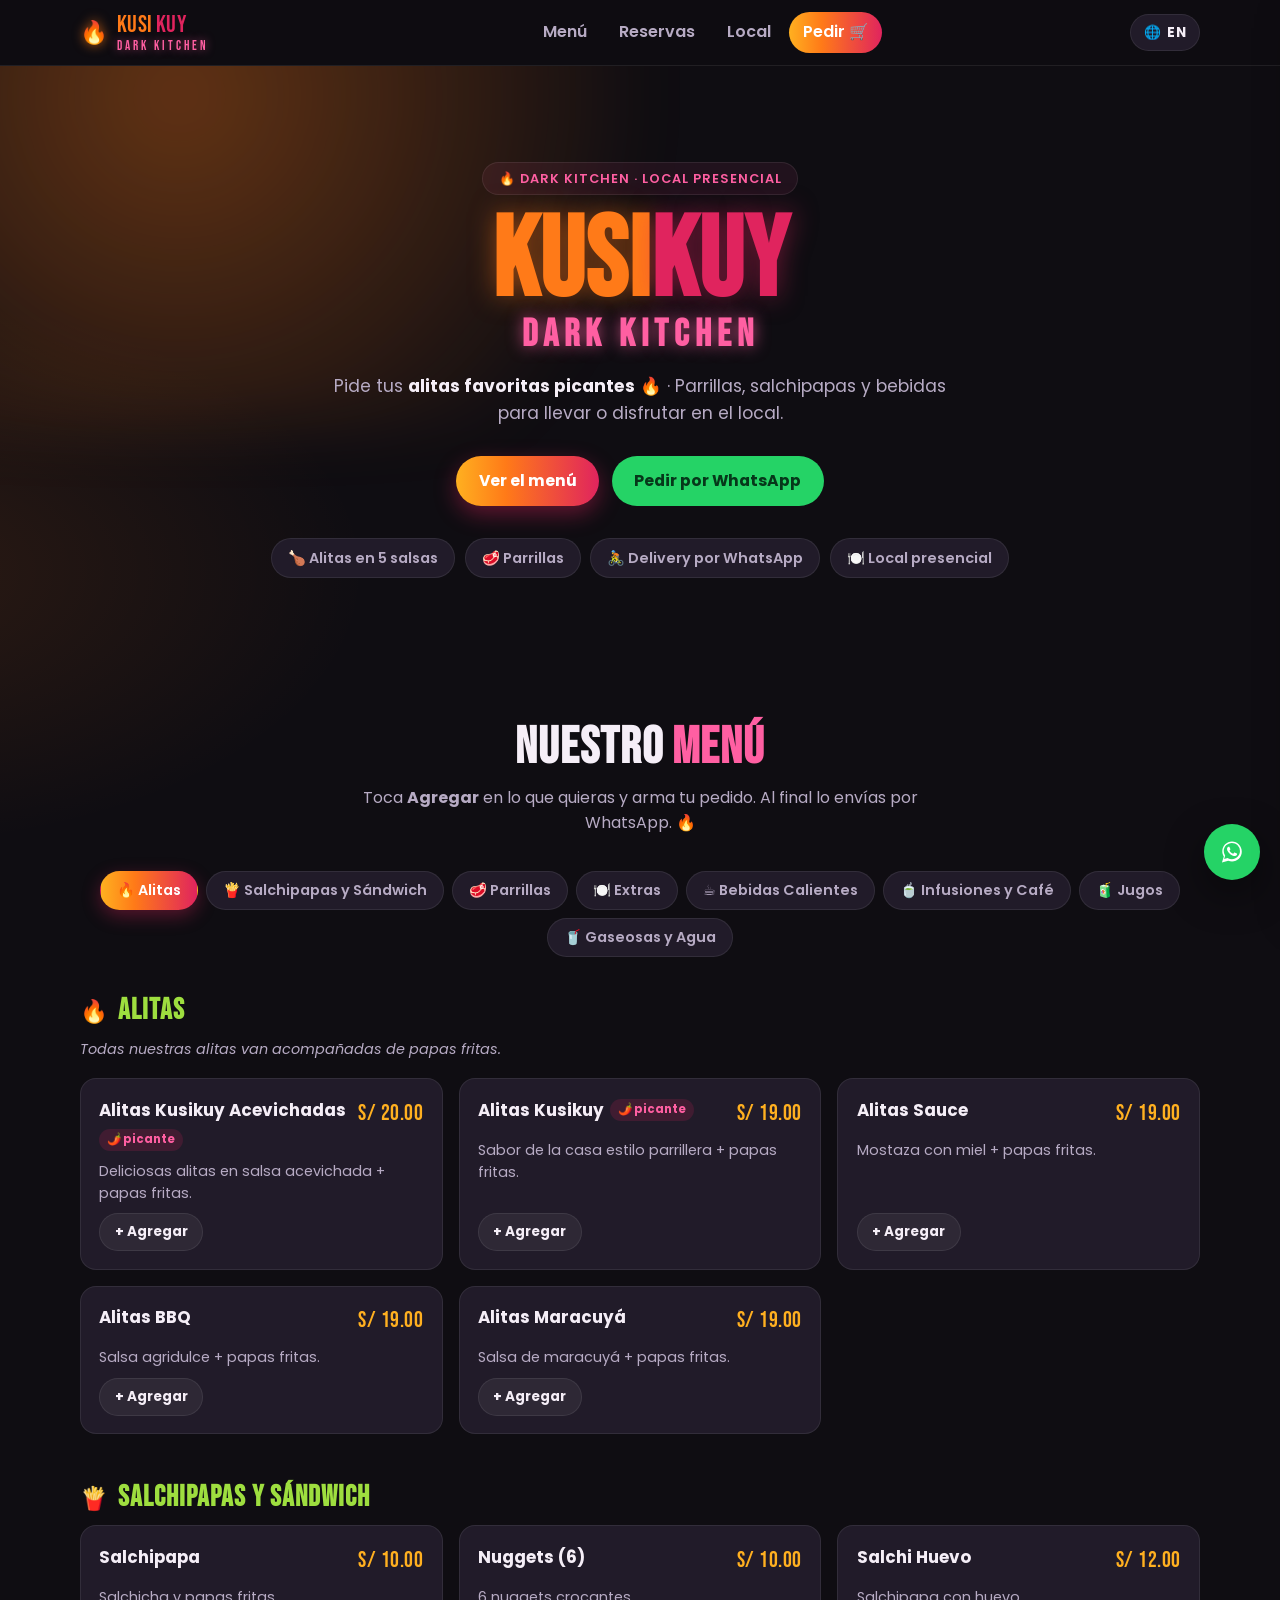
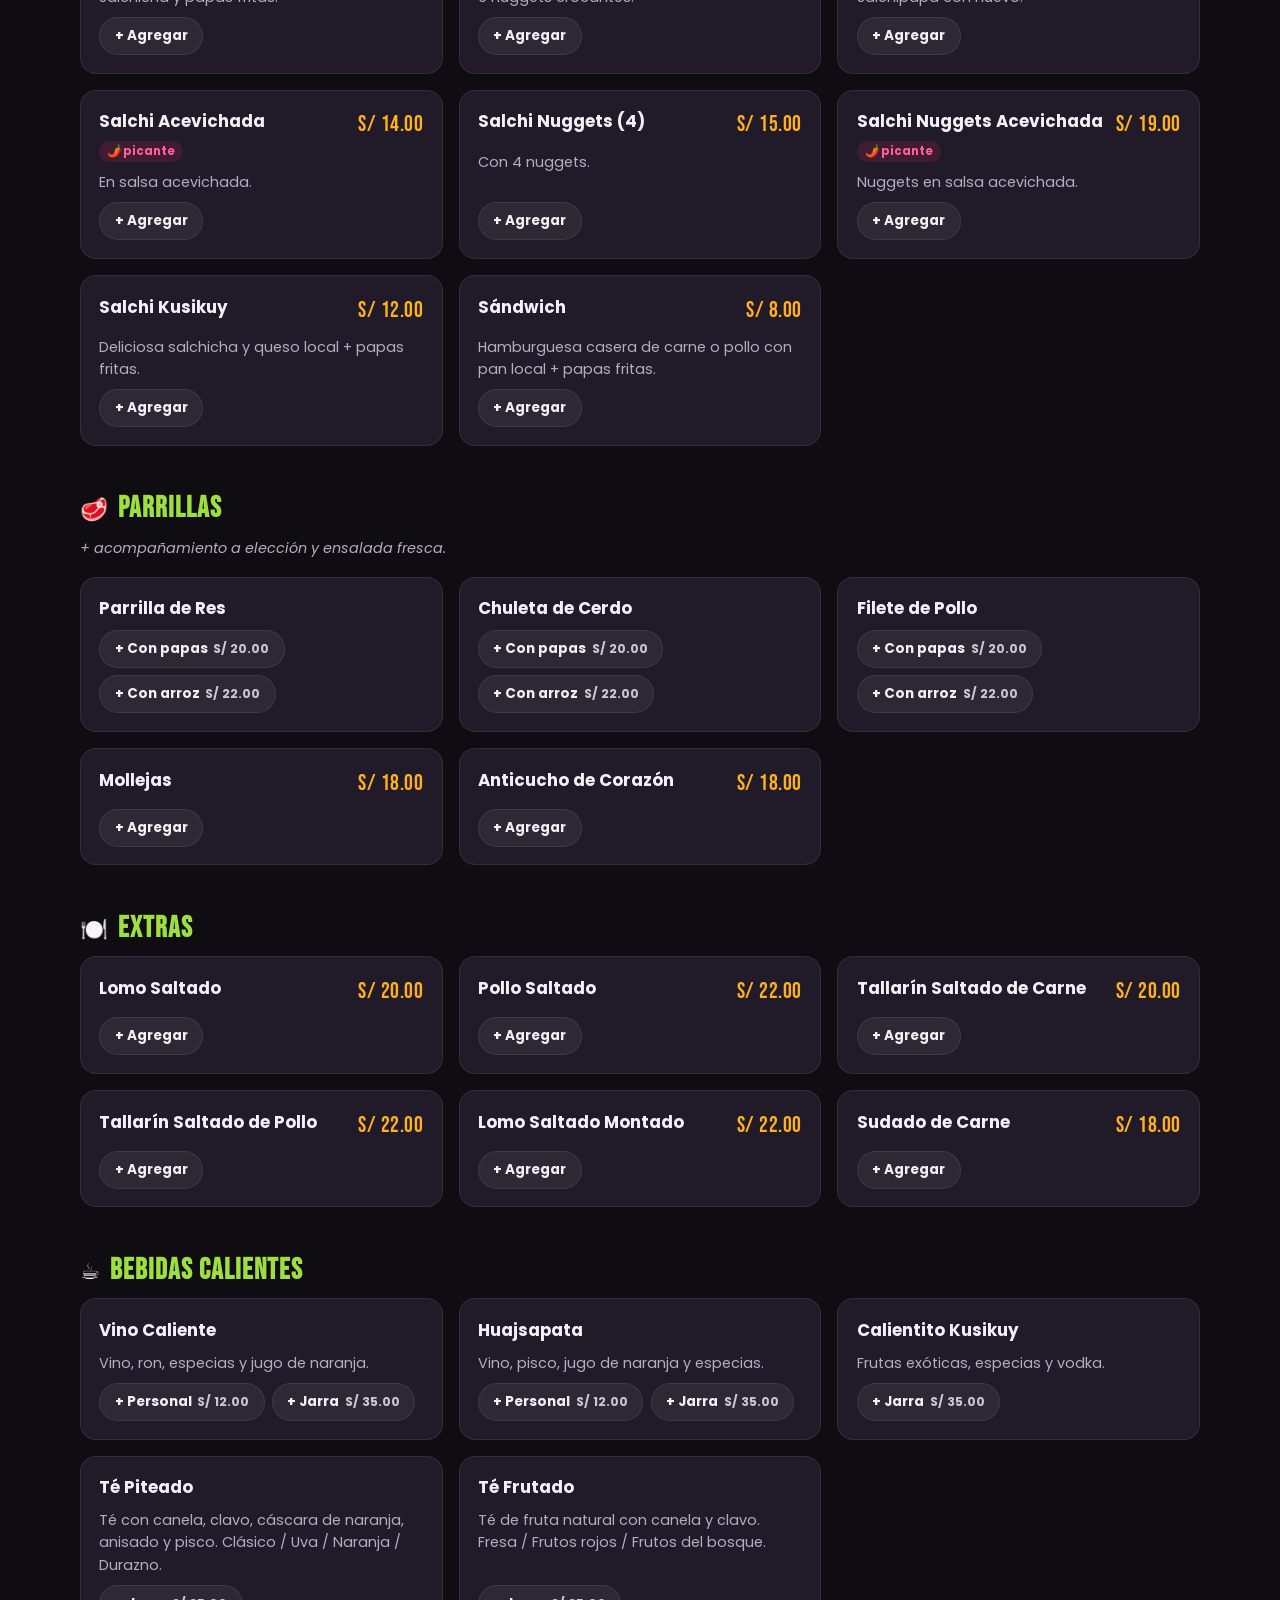
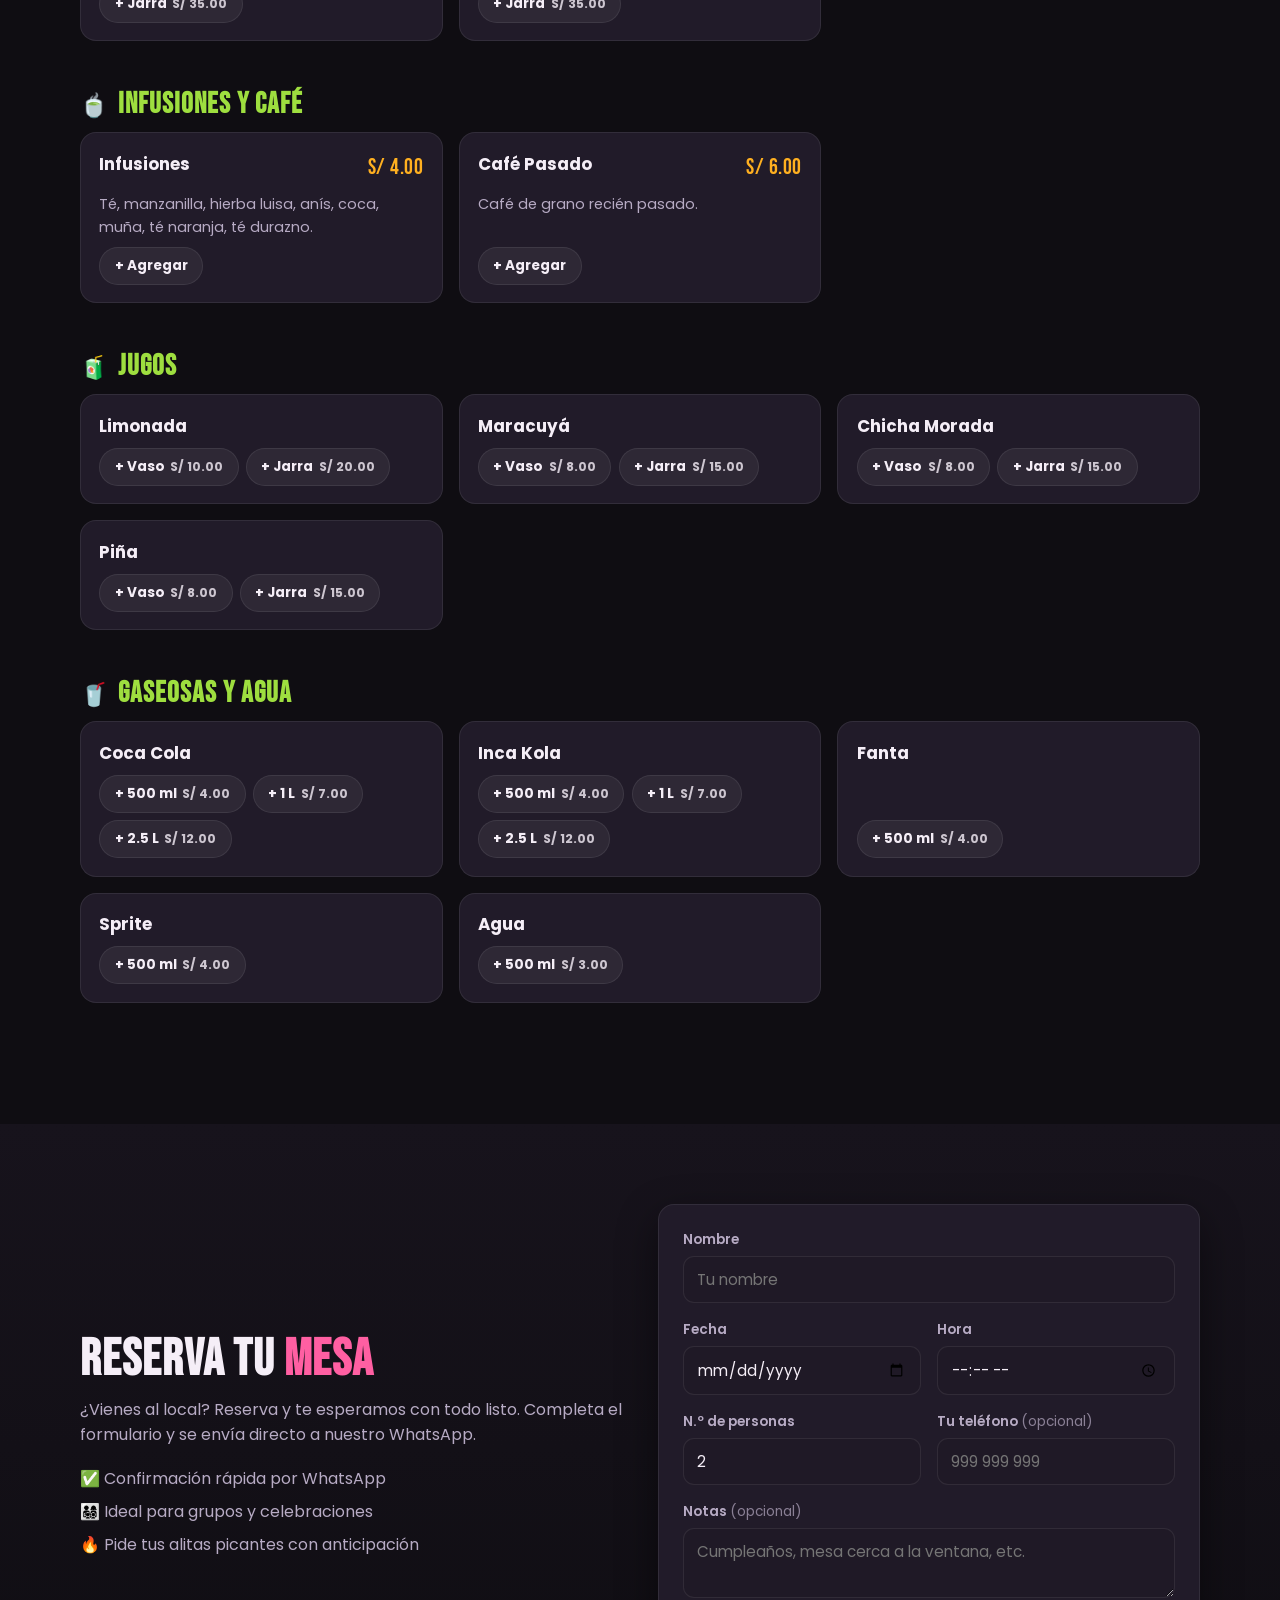
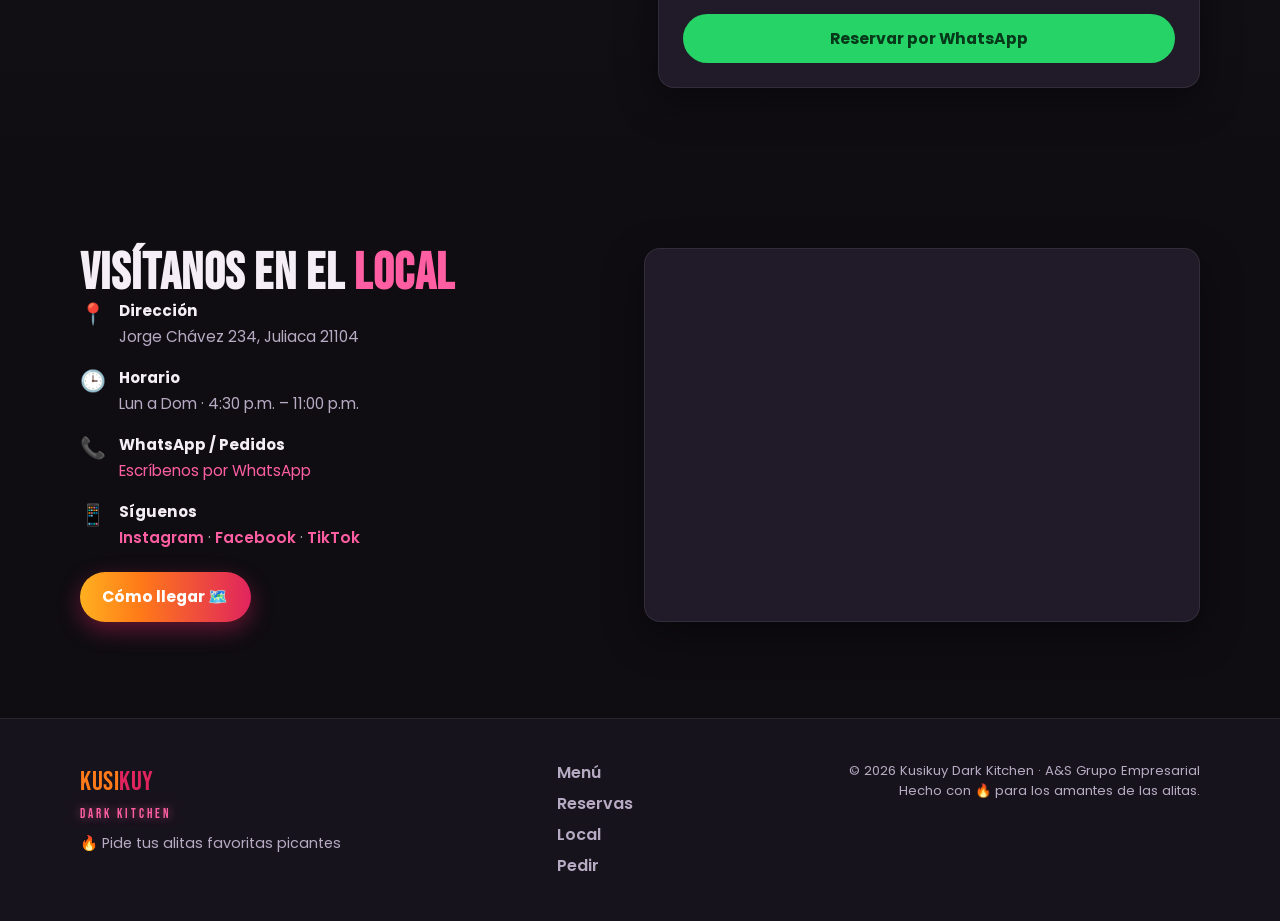
<file: index.html>
<!DOCTYPE html>
<html lang="es">
<head>
  <meta charset="UTF-8" />
  <meta name="viewport" content="width=device-width, initial-scale=1.0" />
  <title>Kusikuy Dark Kitchen — Alitas, Parrillas y Bebidas</title>
  <meta name="description" content="Kusikuy Dark Kitchen: alitas picantes, salchipapas, parrillas y bebidas. Pide por WhatsApp o visítanos en nuestro local. ¡Pide tus alitas favoritas picantes! 🔥" />

  <!-- Open Graph -->
  <meta property="og:title" content="Kusikuy Dark Kitchen" />
  <meta property="og:description" content="Alitas picantes, parrillas y bebidas. Pide por WhatsApp o visítanos." />
  <meta property="og:type" content="restaurant" />

  <!-- Fuentes -->
  <link rel="preconnect" href="https://fonts.googleapis.com" />
  <link rel="preconnect" href="https://fonts.gstatic.com" crossorigin />
  <link href="https://fonts.googleapis.com/css2?family=Bebas+Neue&family=Poppins:wght@400;500;600;700;800&display=swap" rel="stylesheet" />

  <link rel="stylesheet" href="css/styles.css" />
  <link rel="icon" href="data:image/svg+xml,%3Csvg xmlns='http://www.w3.org/2000/svg' viewBox='0 0 100 100'%3E%3Ctext y='.9em' font-size='90'%3E%F0%9F%94%A5%3C/text%3E%3C/svg%3E" />
</head>
<body>

  <!-- ===== HEADER / NAV ===== -->
  <header class="site-header" id="top">
    <div class="container header-inner">
      <a href="#top" class="brand" aria-label="Kusikuy Dark Kitchen — inicio">
        <span class="brand-flame">🔥</span>
        <span class="brand-text">
          <span class="brand-kusi">Kusi</span><span class="brand-kuy">Kuy</span>
          <span class="brand-sub">Dark Kitchen</span>
        </span>
      </a>

      <nav class="nav" id="nav">
        <a href="#menu" class="nav-link" data-i18n="nav.menu">Menú</a>
        <a href="#reservas" class="nav-link" data-i18n="nav.reservas">Reservas</a>
        <a href="#local" class="nav-link" data-i18n="nav.local">Local</a>
        <a href="#" class="nav-link nav-pedir" data-open-cart data-i18n="nav.pedir">Pedir 🛒</a>
      </nav>

      <div class="header-actions">
        <button class="lang-toggle" id="langToggle" aria-label="Change language / Cambiar idioma">
          <span aria-hidden="true">🌐</span> <span id="langLabel">EN</span>
        </button>
        <button class="nav-toggle" id="navToggle" aria-label="Abrir menú de navegación" aria-expanded="false">
          <span></span><span></span><span></span>
        </button>
      </div>
    </div>
  </header>

  <!-- ===== HERO ===== -->
  <section class="hero">
    <div class="hero-glow"></div>
    <div class="container hero-inner">
      <p class="hero-eyebrow" data-i18n="hero.eyebrow">🔥 Dark Kitchen · Local presencial</p>
      <h1 class="hero-title">
        <span class="hero-kusi">Kusi</span><span class="hero-kuy">Kuy</span>
        <span class="hero-dk">Dark Kitchen</span>
      </h1>
      <p class="hero-tagline" data-i18n-html="hero.tagline">Pide tus <strong>alitas favoritas picantes</strong> 🔥 · Parrillas, salchipapas y bebidas para llevar o disfrutar en el local.</p>
      <div class="hero-cta">
        <a href="#menu" class="btn btn-primary" data-i18n="hero.cta.menu">Ver el menú</a>
        <a href="#" class="btn btn-whatsapp" data-open-cart data-i18n="hero.cta.order">Pedir por WhatsApp</a>
      </div>
      <ul class="hero-badges">
        <li data-i18n="hero.badge.1">🍗 Alitas en 5 salsas</li>
        <li data-i18n="hero.badge.2">🥩 Parrillas</li>
        <li data-i18n="hero.badge.3">🚴 Delivery por WhatsApp</li>
        <li data-i18n="hero.badge.4">🍽️ Local presencial</li>
      </ul>
    </div>
  </section>

  <!-- ===== MENÚ ===== -->
  <section class="section" id="menu">
    <div class="container">
      <header class="section-head">
        <h2 class="section-title" data-i18n-html="menu.title">Nuestro <span class="accent">Menú</span></h2>
        <p class="section-desc" data-i18n-html="menu.desc">Toca <strong>Agregar</strong> en lo que quieras y arma tu pedido. Al final lo envías por WhatsApp. 🔥</p>
      </header>

      <!-- Filtros de categoría -->
      <div class="menu-tabs" id="menuTabs" role="tablist" aria-label="Categorías del menú"></div>

      <!-- Contenido del menú (render por JS) -->
      <div id="menuRoot" class="menu-root"></div>
    </div>
  </section>

  <!-- ===== RESERVAS ===== -->
  <section class="section section-alt" id="reservas">
    <div class="container reservas-grid">
      <div class="reservas-copy">
        <h2 class="section-title" data-i18n-html="reservas.title">Reserva tu <span class="accent">mesa</span></h2>
        <p class="section-desc" data-i18n="reservas.desc">¿Vienes al local? Reserva y te esperamos con todo listo. Completa el formulario y se envía directo a nuestro WhatsApp.</p>
        <ul class="reservas-points">
          <li data-i18n="reservas.point.1">✅ Confirmación rápida por WhatsApp</li>
          <li data-i18n="reservas.point.2">👨‍👩‍👧‍👦 Ideal para grupos y celebraciones</li>
          <li data-i18n="reservas.point.3">🔥 Pide tus alitas picantes con anticipación</li>
        </ul>
      </div>

      <form class="reserva-form card" id="reservaForm" novalidate>
        <div class="field">
          <label for="rName" data-i18n="form.nombre">Nombre</label>
          <input type="text" id="rName" name="nombre" placeholder="Tu nombre" data-i18n-ph="form.nombre.ph" required />
        </div>
        <div class="field-row">
          <div class="field">
            <label for="rDate" data-i18n="form.fecha">Fecha</label>
            <input type="date" id="rDate" name="fecha" required />
          </div>
          <div class="field">
            <label for="rTime" data-i18n="form.hora">Hora</label>
            <input type="time" id="rTime" name="hora" required />
          </div>
        </div>
        <div class="field-row">
          <div class="field">
            <label for="rPeople" data-i18n="form.personas">N.º de personas</label>
            <input type="number" id="rPeople" name="personas" min="1" max="30" value="2" required />
          </div>
          <div class="field">
            <label for="rPhone" data-i18n-html="form.telefono">Tu teléfono <span class="opt">(opcional)</span></label>
            <input type="tel" id="rPhone" name="telefono" placeholder="999 999 999" />
          </div>
        </div>
        <div class="field">
          <label for="rNotes" data-i18n-html="form.notas">Notas <span class="opt">(opcional)</span></label>
          <textarea id="rNotes" name="notas" rows="2" placeholder="Cumpleaños, mesa cerca a la ventana, etc." data-i18n-ph="form.notas.ph"></textarea>
        </div>
        <p class="form-error" id="reservaError" hidden></p>
        <button type="submit" class="btn btn-whatsapp btn-block" data-i18n="form.submit">Reservar por WhatsApp</button>
      </form>
    </div>
  </section>

  <!-- ===== LOCAL PRESENCIAL ===== -->
  <section class="section" id="local">
    <div class="container local-grid">
      <div class="local-info">
        <h2 class="section-title" data-i18n-html="local.title">Visítanos en el <span class="accent">local</span></h2>
        <ul class="local-list">
          <li>
            <span class="local-ico">📍</span>
            <div>
              <strong data-i18n="local.address">Dirección</strong>
              <p>Jorge Chávez 234, Juliaca 21104</p>
            </div>
          </li>
          <li>
            <span class="local-ico">🕒</span>
            <div>
              <strong data-i18n="local.hours">Horario</strong>
              <p data-i18n="local.hours.value">Lun a Dom · 4:30 p.m. – 11:00 p.m.</p>
            </div>
          </li>
          <li>
            <span class="local-ico">📞</span>
            <div>
              <strong data-i18n="local.whatsapp">WhatsApp / Pedidos</strong>
              <p><a id="localWhatsapp" href="#" data-i18n="local.whatsapp.link">Escríbenos por WhatsApp</a></p>
            </div>
          </li>
          <li>
            <span class="local-ico">📱</span>
            <div>
              <strong data-i18n="local.follow">Síguenos</strong>
              <p class="local-social">
                <!-- EDITAR: enlaces de redes -->
                <a href="#" target="_blank" rel="noopener">Instagram</a> ·
                <a href="#" target="_blank" rel="noopener">Facebook</a> ·
                <a href="#" target="_blank" rel="noopener">TikTok</a>
              </p>
            </div>
          </li>
        </ul>
        <a id="comoLlegar" class="btn btn-primary" href="https://maps.app.goo.gl/ksJ84mwEpHF5Vq9p9" target="_blank" rel="noopener" data-i18n="local.directions">Cómo llegar 🗺️</a>
      </div>

      <div class="local-map card">
        <!-- Mapa incrustado. Reemplaza el src del iframe por el "embed" real de tu local
             (Google Maps → Compartir → Insertar un mapa). El botón "Cómo llegar" usa tu enlace real. -->
        <iframe
          title="Ubicación de Kusikuy Dark Kitchen"
          src="https://www.google.com/maps?q=Jorge%20Ch%C3%A1vez%20234%2C%20Juliaca%2021104&output=embed"
          width="100%" height="100%" style="border:0;" allowfullscreen="" loading="lazy"
          referrerpolicy="no-referrer-when-downgrade"></iframe>
      </div>
    </div>
  </section>

  <!-- ===== FOOTER ===== -->
  <footer class="site-footer">
    <div class="container footer-inner">
      <div class="footer-brand">
        <span class="brand-kusi">Kusi</span><span class="brand-kuy">Kuy</span>
        <span class="brand-sub">Dark Kitchen</span>
        <p class="footer-note" data-i18n="footer.note">🔥 Pide tus alitas favoritas picantes</p>
      </div>
      <nav class="footer-links">
        <a href="#menu" data-i18n="nav.menu">Menú</a>
        <a href="#reservas" data-i18n="nav.reservas">Reservas</a>
        <a href="#local" data-i18n="nav.local">Local</a>
        <a href="#" data-open-cart data-i18n="footer.order">Pedir</a>
      </nav>
      <p class="footer-legal">
        © <span id="year"></span> Kusikuy Dark Kitchen · A&amp;S Grupo Empresarial<br />
        <span data-i18n="footer.made">Hecho con 🔥 para los amantes de las alitas.</span>
      </p>
    </div>
  </footer>

  <!-- ===== BOTÓN FLOTANTE WHATSAPP ===== -->
  <a class="fab-whatsapp" id="fabWhatsapp" href="#" aria-label="Escribir por WhatsApp">
    <svg viewBox="0 0 32 32" width="28" height="28" aria-hidden="true"><path fill="currentColor" d="M16.04 4C9.9 4 4.9 9 4.9 15.14c0 2.16.63 4.17 1.72 5.87L4.5 28l7.16-2.06a11.1 11.1 0 0 0 4.38.9h.01c6.14 0 11.14-5 11.14-11.14C27.18 9 22.18 4 16.04 4zm0 20.4h-.01a9.2 9.2 0 0 1-4.68-1.28l-.34-.2-3.98 1.14 1.16-3.88-.22-.36a9.26 9.26 0 0 1-1.42-4.9c0-5.1 4.16-9.25 9.28-9.25 2.48 0 4.8.97 6.55 2.72a9.2 9.2 0 0 1 2.72 6.55c0 5.11-4.16 9.26-9.28 9.26zm5.09-6.93c-.28-.14-1.65-.81-1.9-.9-.26-.1-.44-.14-.63.14-.19.28-.72.9-.89 1.09-.16.19-.33.21-.61.07-.28-.14-1.18-.44-2.25-1.39-.83-.74-1.39-1.65-1.55-1.93-.16-.28-.02-.43.12-.57.13-.13.28-.33.42-.5.14-.16.19-.28.28-.47.09-.19.05-.35-.02-.5-.07-.14-.63-1.51-.86-2.07-.23-.55-.46-.47-.63-.48l-.54-.01c-.19 0-.5.07-.76.35-.26.28-1 .97-1 2.37 0 1.39 1.02 2.74 1.16 2.93.14.19 2.01 3.06 4.87 4.29.68.29 1.21.47 1.62.6.68.22 1.3.19 1.79.11.55-.08 1.65-.67 1.89-1.32.23-.65.23-1.2.16-1.32-.07-.12-.26-.19-.54-.33z"/></svg>
  </a>

  <!-- ===== PANEL / CARRITO ===== -->
  <div class="cart-overlay" id="cartOverlay" hidden></div>
  <aside class="cart-panel" id="cartPanel" aria-label="Tu pedido" aria-hidden="true">
    <header class="cart-head">
      <h3 data-i18n="cart.title">Tu pedido 🛒</h3>
      <button class="cart-close" id="cartClose" aria-label="Cerrar">✕</button>
    </header>
    <div class="cart-body" id="cartBody">
      <p class="cart-empty" id="cartEmpty" data-i18n="cart.empty">Tu pedido está vacío. Agrega algo del menú 🔥</p>
      <ul class="cart-items" id="cartItems"></ul>
    </div>
    <footer class="cart-foot">
      <div class="cart-total" id="cartTotal" hidden>
        <span data-i18n="cart.total">Total</span>
        <strong id="cartTotalValue">S/ 0.00</strong>
      </div>
      <p class="cart-hint" id="cartHint" data-i18n="cart.hint">Confirmamos el total contigo por WhatsApp.</p>
      <button class="btn btn-whatsapp btn-block" id="cartSend" disabled data-i18n="cart.send">Enviar pedido por WhatsApp</button>
    </footer>
  </aside>

  <!-- Botón flotante del carrito con contador -->
  <button class="fab-cart" id="fabCart" data-open-cart aria-label="Ver tu pedido">
    🛒 <span class="fab-cart-count" id="cartCount">0</span>
  </button>

  <!-- Toast -->
  <div class="toast" id="toast" role="status" aria-live="polite"></div>

  <script src="js/menu-data.js"></script>
  <script src="js/app.js"></script>
</body>
</html>
</file>
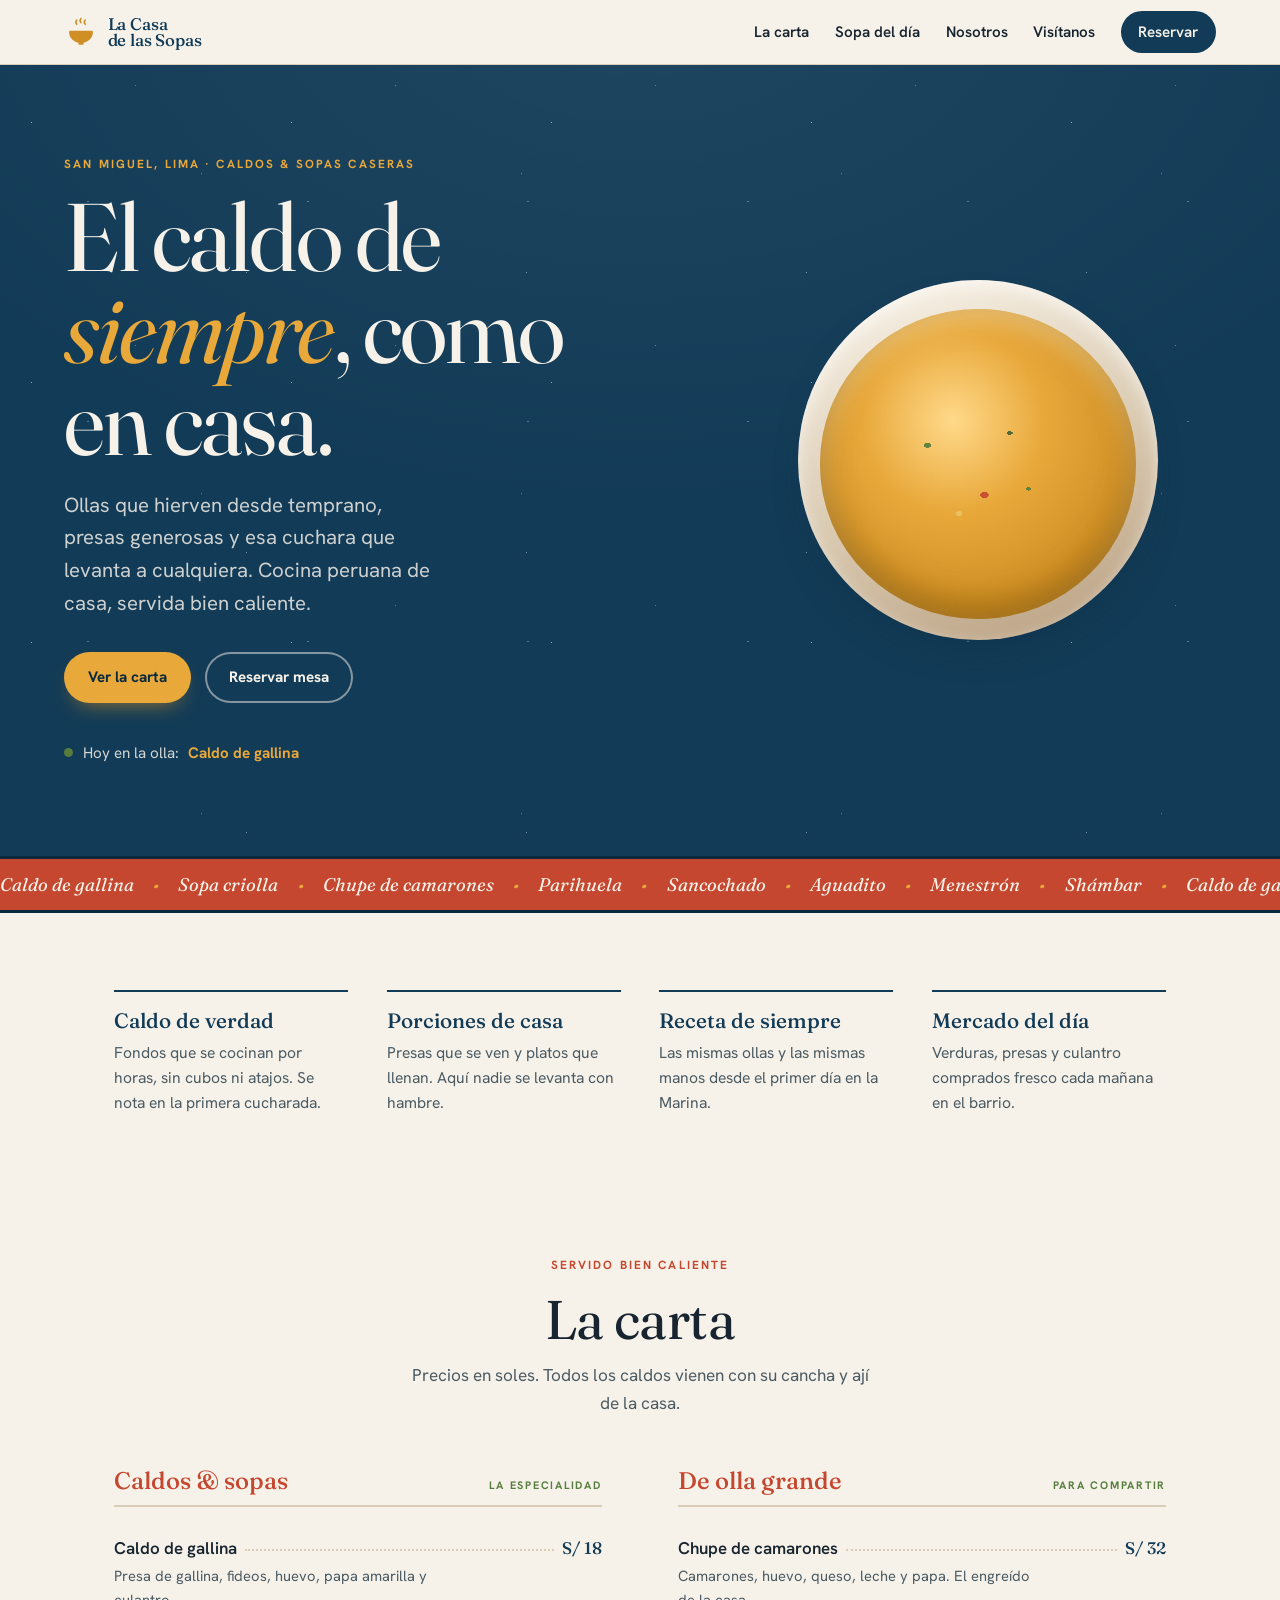
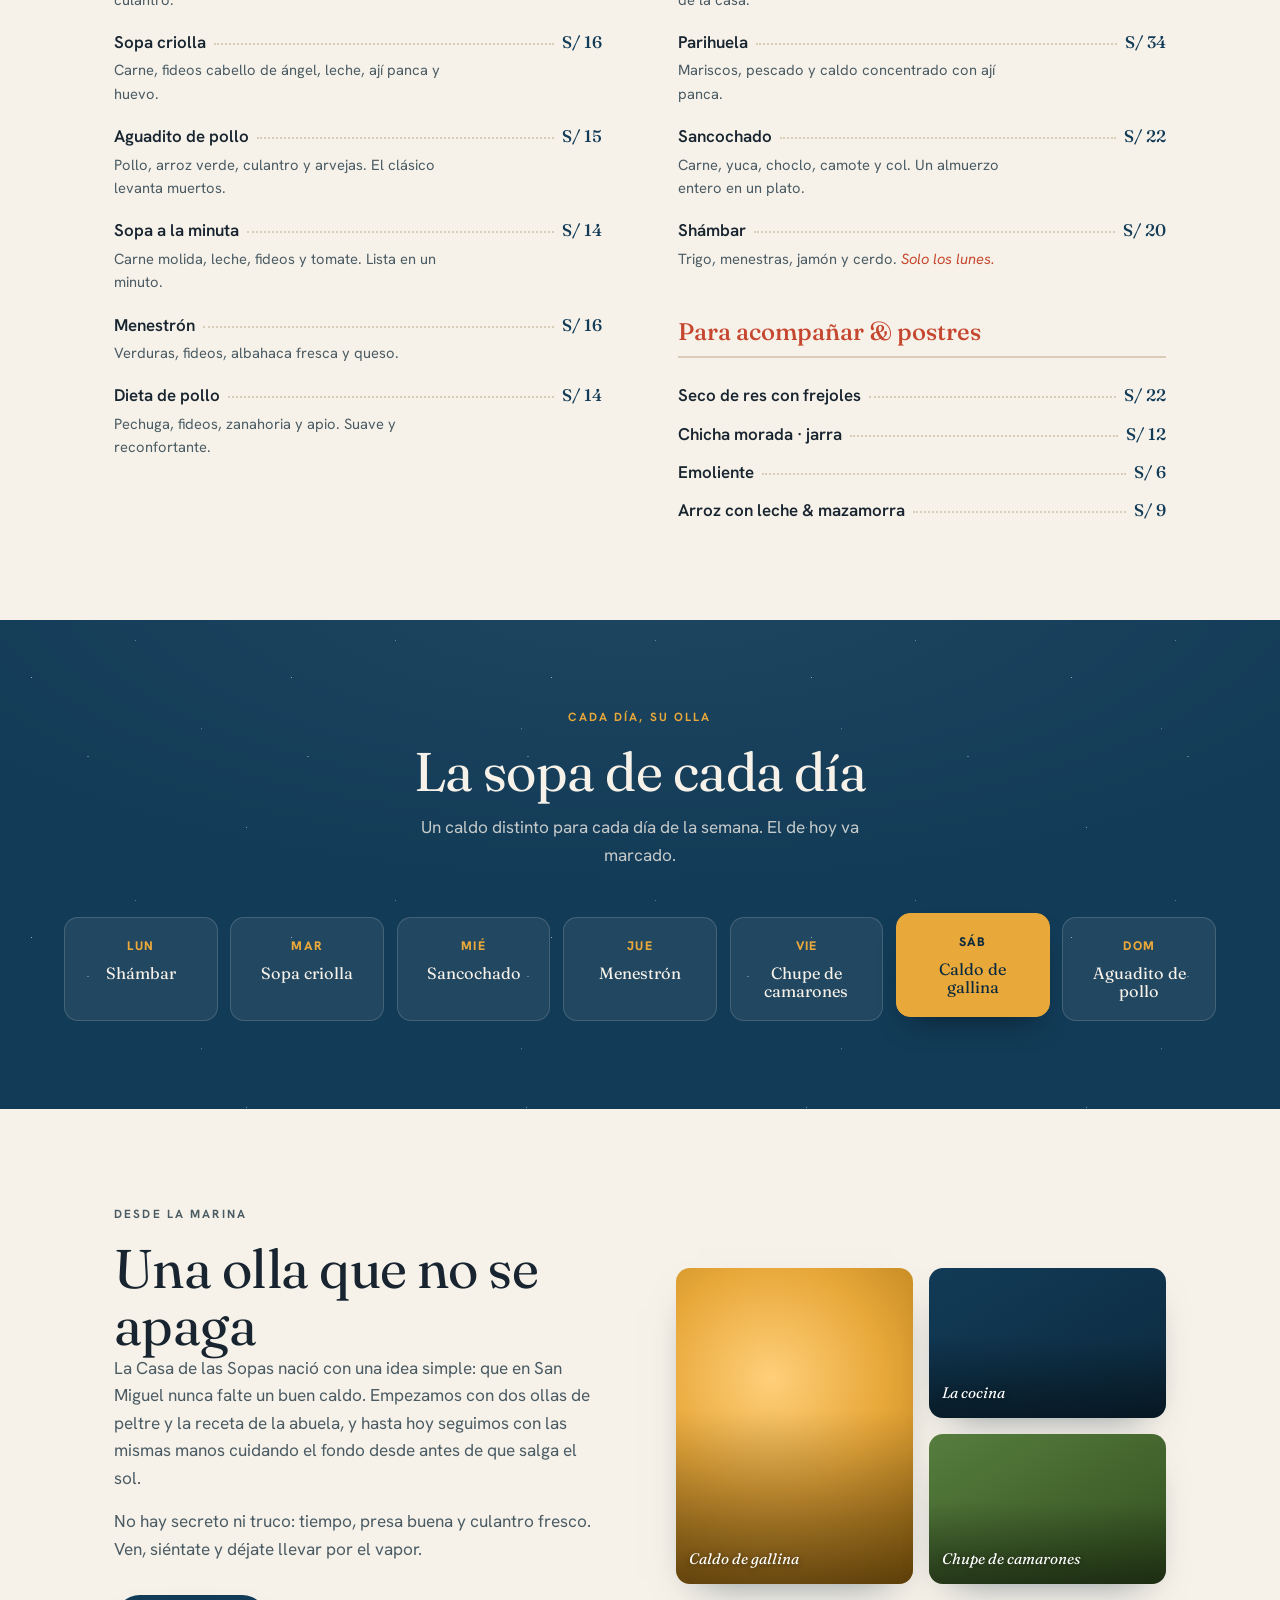
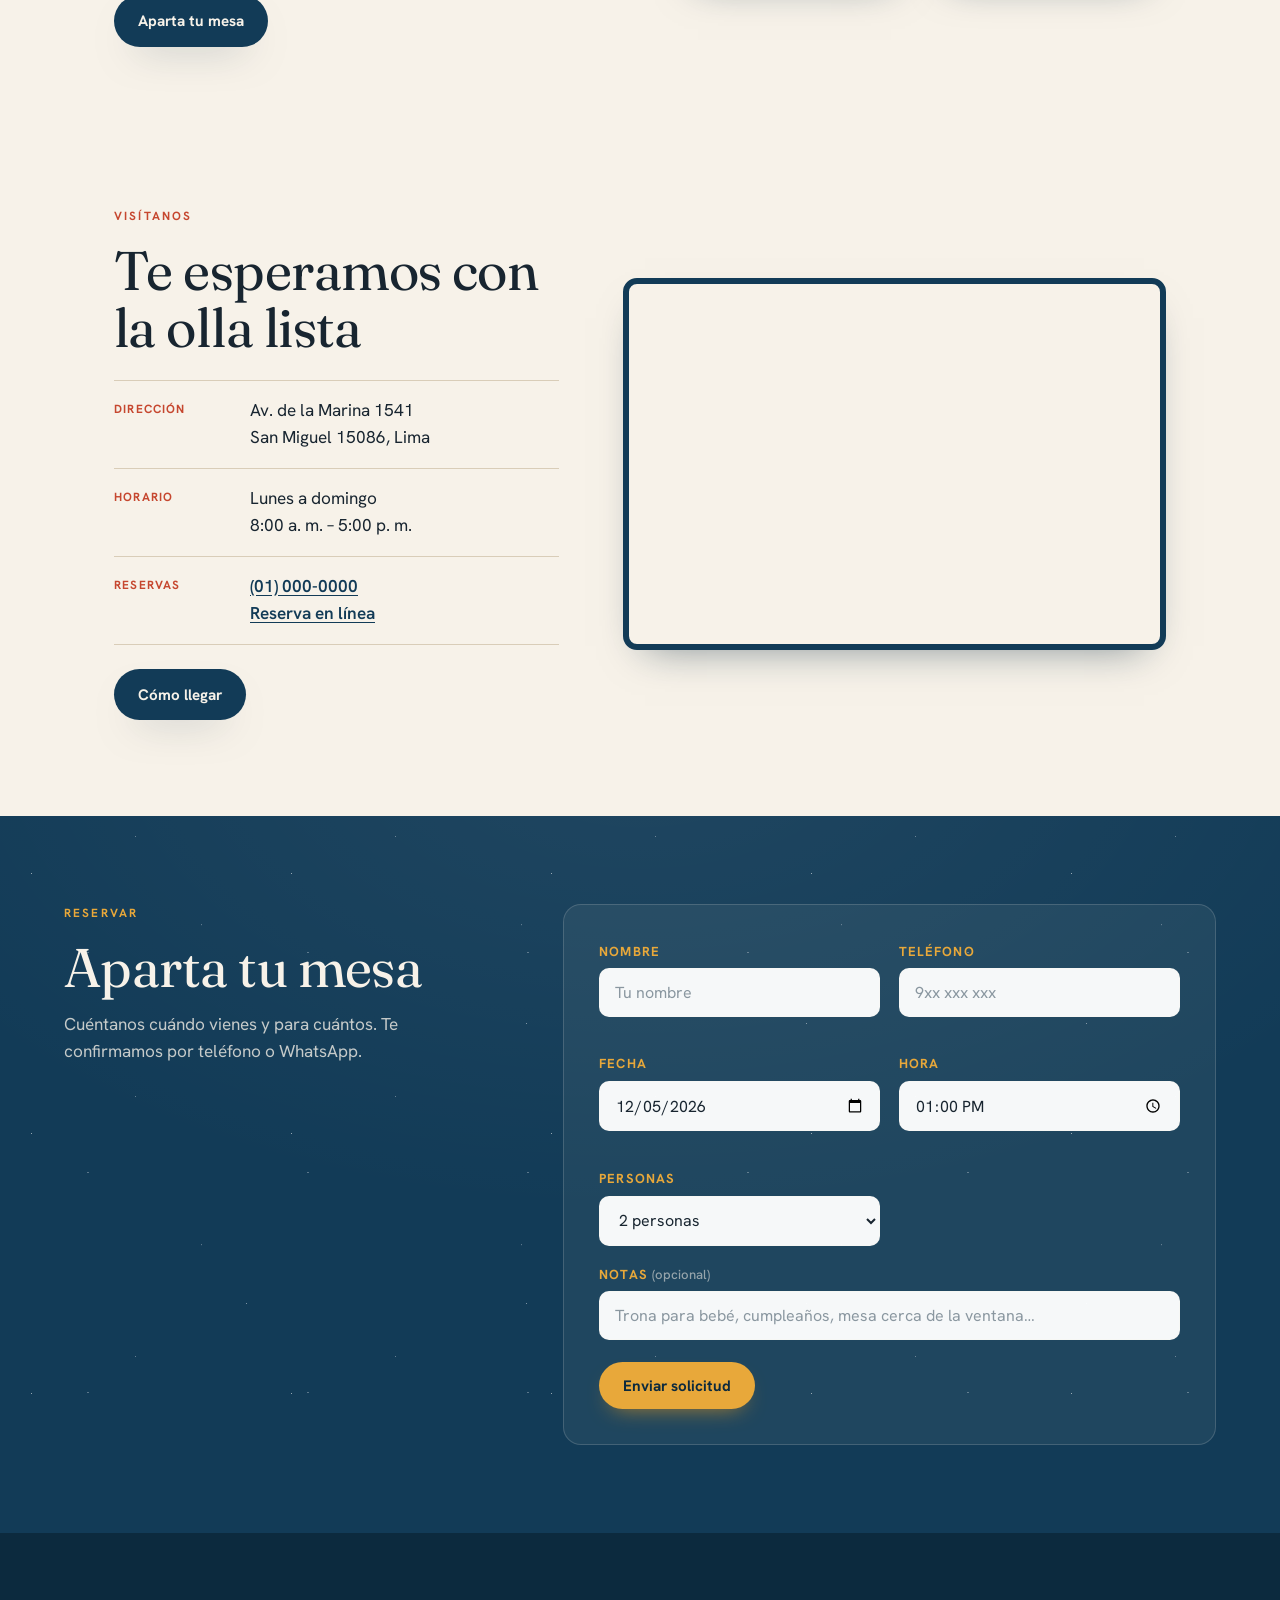
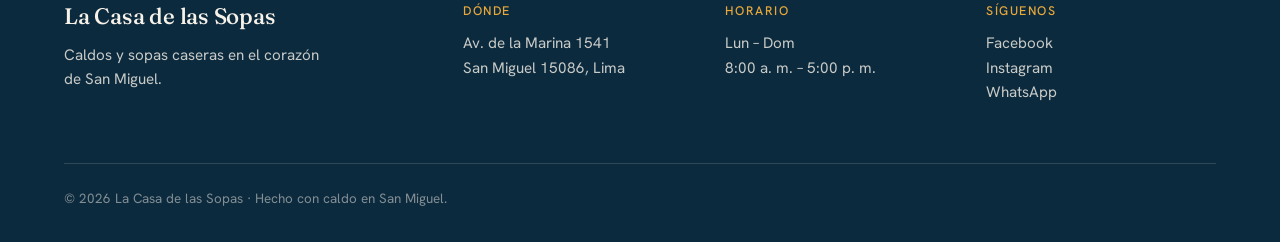
<file: la-casa-de-las-sopas.html>
<!doctype html>
<html lang="es">
<head>
  <meta charset="utf-8">
  <meta name="viewport" content="width=device-width, initial-scale=1">
  <title>La Casa de las Sopas · Caldos y sopas caseras en San Miguel, Lima</title>
  <meta name="description" content="Caldos y sopas caseras peruanas en San Miguel. Caldo de gallina, sopa criolla, chupe de camarones y más, servidos bien calientes. Av. de la Marina 1541.">

  <!-- Open Graph -->
  <meta property="og:type" content="restaurant">
  <meta property="og:title" content="La Casa de las Sopas">
  <meta property="og:description" content="El caldo de siempre, como en casa. San Miguel, Lima.">
  <meta property="og:locale" content="es_PE">

  <!-- Favicon: cuchara -->
  <link rel="icon" href="data:image/svg+xml,%3Csvg xmlns='http://www.w3.org/2000/svg' viewBox='0 0 32 32'%3E%3Crect width='32' height='32' rx='7' fill='%23123B57'/%3E%3Cpath d='M6 17c0-.8.5-1.3 1.3-1.3h17.4c.8 0 1.3.5 1.3 1.3 0 5-3.6 8.6-8.3 9.4V28h-3.4v-1.6C9.6 25.6 6 22 6 17Z' fill='%23E8A83A'/%3E%3C/svg%3E">

  <!-- Fuentes: Fraunces (títulos) + Hanken Grotesk (cuerpo) -->
  <link rel="preconnect" href="https://fonts.googleapis.com">
  <link rel="preconnect" href="https://fonts.gstatic.com" crossorigin>
  <link href="https://fonts.googleapis.com/css2?family=Fraunces:ital,opsz,wght@0,9..144,400;0,9..144,500;0,9..144,600;1,9..144,400;1,9..144,500&family=Hanken+Grotesk:wght@400;500;600;700;800&display=swap" rel="stylesheet">

  <style>
/* =========================================================================
   La Casa de las Sopas — hoja de estilos
   Identidad: olla de peltre azul moteada + vapor + acentos de caldo/culantro
   ========================================================================= */

:root {
  /* Color — derivado del plato de caldo peruano */
  --enamel:      #123b57;   /* azul esmalte, superficie principal oscura */
  --enamel-deep: #0c2a3e;   /* fondo más profundo */
  --steam:       #f7f2e9;   /* blanco cálido / espuma, fondo claro */
  --steam-2:     #efe7d7;   /* tono papel para bloques */
  --caldo:       #e8a83a;   /* caldo dorado, acento principal */
  --caldo-deep:  #cf8f24;
  --culantro:    #567d3e;   /* verde hierba */
  --rocoto:      #c6472f;   /* rojo ají, acento de calor */
  --ink:         #182530;   /* texto sobre claro */
  --ink-soft:    #4a5b64;   /* texto secundario */
  --line:        #d9cdb8;   /* líneas sobre claro */

  --maxw: 1180px;
  --pad: clamp(1.25rem, 5vw, 4rem);

  --font-display: "Fraunces", Georgia, "Times New Roman", serif;
  --font-body: "Hanken Grotesk", system-ui, -apple-system, Segoe UI, Roboto, sans-serif;

  --r: 14px;
  --shadow: 0 18px 40px -22px rgba(12, 42, 62, .55);
}

/* --- Reset ligero --- */
*, *::before, *::after { box-sizing: border-box; }
html { scroll-behavior: smooth; -webkit-text-size-adjust: 100%; }
body {
  margin: 0;
  font-family: var(--font-body);
  color: var(--ink);
  background: var(--steam);
  line-height: 1.6;
  font-size: clamp(1rem, .96rem + .2vw, 1.075rem);
  overflow-x: hidden;
}
img, svg, iframe { max-width: 100%; display: block; }
a { color: inherit; }
h1, h2, h3, h4 { margin: 0; line-height: 1.05; font-weight: 500; }
p { margin: 0 0 1rem; }
ul, ol { margin: 0; padding: 0; list-style: none; }

.skip {
  position: absolute; left: -999px; top: 0; z-index: 999;
  background: var(--caldo); color: var(--ink); padding: .6rem 1rem; border-radius: 0 0 8px 0;
  font-weight: 700;
}
.skip:focus { left: 0; }

:focus-visible {
  outline: 3px solid var(--caldo);
  outline-offset: 2px;
  border-radius: 4px;
}

/* --- Superficie de esmalte moteado (la firma) --- */
.enamel {
  background-color: var(--enamel);
  background-image:
    radial-gradient(1.6px 1.6px at 12% 22%,  rgba(255,255,255,.55) 40%, transparent 42%),
    radial-gradient(1.3px 1.3px at 78% 14%,  rgba(255,255,255,.40) 40%, transparent 42%),
    radial-gradient(2px 2px   at 40% 62%,    rgba(255,255,255,.30) 40%, transparent 42%),
    radial-gradient(1.4px 1.4px at 88% 74%,  rgba(255,255,255,.45) 40%, transparent 42%),
    radial-gradient(1.2px 1.2px at 25% 82%,  rgba(255,255,255,.35) 40%, transparent 42%),
    radial-gradient(1.7px 1.7px at 63% 34%,  rgba(255,255,255,.30) 40%, transparent 42%),
    radial-gradient(1.2px 1.2px at 6% 56%,   rgba(255,255,255,.35) 40%, transparent 42%),
    radial-gradient(1.5px 1.5px at 52% 8%,   rgba(255,255,255,.35) 40%, transparent 42%),
    radial-gradient(120% 120% at 50% -10%, rgba(255,255,255,.06), transparent 55%);
  background-size: 260px 260px, 300px 300px, 220px 220px, 280px 280px, 240px 240px, 320px 320px, 200px 200px, 260px 260px, 100% 100%;
  color: var(--steam);
}

/* --- Tipografía utilitaria --- */
.eyebrow {
  font-family: var(--font-body);
  text-transform: uppercase;
  letter-spacing: .18em;
  font-size: .74rem;
  font-weight: 700;
  color: var(--rocoto);
  margin: 0 0 1rem;
}
.eyebrow--light { color: var(--caldo); }

.section-title {
  font-family: var(--font-display);
  font-weight: 400;
  font-size: clamp(2.1rem, 1.4rem + 3vw, 3.4rem);
  letter-spacing: -.01em;
}
.section-title--light { color: var(--steam); }

.section-lede {
  color: var(--ink-soft);
  max-width: 46ch;
  margin: .9rem 0 0;
}
.section-lede--light { color: rgba(247,242,233,.78); }

/* --- Botones --- */
.btn {
  --btn-bg: var(--caldo);
  --btn-fg: var(--ink);
  display: inline-flex; align-items: center; justify-content: center;
  gap: .5rem;
  padding: .85rem 1.5rem;
  font-family: var(--font-body);
  font-weight: 700;
  font-size: .95rem;
  text-decoration: none;
  border: none; cursor: pointer;
  border-radius: 999px;
  background: var(--btn-bg);
  color: var(--btn-fg);
  transition: transform .18s ease, box-shadow .18s ease, background-color .18s ease;
  box-shadow: 0 10px 22px -12px rgba(207,143,36,.9);
}
.btn:hover { transform: translateY(-2px); }
.btn:active { transform: translateY(0); }
.btn--gold { --btn-bg: var(--caldo); --btn-fg: var(--enamel-deep); }
.btn--gold:hover { background: var(--caldo-deep); }
.btn--dark { --btn-bg: var(--enamel); --btn-fg: var(--steam); box-shadow: var(--shadow); }
.btn--dark:hover { background: var(--enamel-deep); }
.btn--ghost {
  background: transparent; color: var(--steam);
  box-shadow: inset 0 0 0 2px rgba(247,242,233,.5);
}
.btn--ghost:hover { box-shadow: inset 0 0 0 2px var(--steam); background: rgba(247,242,233,.08); }

/* ============================ NAV ============================ */
.nav {
  position: sticky; top: 0; z-index: 50;
  display: flex; align-items: center; justify-content: space-between;
  gap: 1rem;
  padding: .7rem var(--pad);
  background: rgba(247,242,233,.9);
  backdrop-filter: blur(10px);
  border-bottom: 1px solid var(--line);
}
.brand {
  display: inline-flex; align-items: center; gap: .6rem;
  text-decoration: none; color: var(--enamel);
}
.brand__mark { color: var(--caldo-deep); display: inline-flex; }
.brand__text {
  font-family: var(--font-display);
  font-weight: 500;
  font-size: 1.05rem;
  line-height: .98;
  letter-spacing: -.01em;
}
.nav__menu {
  display: flex; align-items: center; gap: 1.6rem;
}
.nav__menu a {
  text-decoration: none;
  font-weight: 600;
  font-size: .95rem;
  color: var(--ink);
  transition: color .15s ease;
}
.nav__menu a:hover { color: var(--rocoto); }
.nav__cta {
  background: var(--enamel); color: var(--steam) !important;
  padding: .55rem 1.1rem; border-radius: 999px;
}
.nav__cta:hover { background: var(--rocoto); }

.nav__toggle {
  display: none;
  flex-direction: column; gap: 5px;
  background: none; border: none; cursor: pointer;
  padding: .5rem;
}
.nav__toggle span {
  width: 26px; height: 2.5px; background: var(--enamel); border-radius: 2px;
  transition: transform .25s ease, opacity .2s ease;
}
.nav__toggle[aria-expanded="true"] span:nth-child(1) { transform: translateY(7.5px) rotate(45deg); }
.nav__toggle[aria-expanded="true"] span:nth-child(2) { opacity: 0; }
.nav__toggle[aria-expanded="true"] span:nth-child(3) { transform: translateY(-7.5px) rotate(-45deg); }

/* ============================ HERO ============================ */
.hero {
  position: relative;
  display: grid;
  grid-template-columns: 1.15fr .85fr;
  align-items: center;
  gap: 2rem;
  min-height: min(88vh, 760px);
  padding: clamp(3rem, 7vw, 6rem) var(--pad);
  overflow: hidden;
}
.hero__inner { max-width: 40rem; position: relative; z-index: 2; }
.hero__title {
  font-family: var(--font-display);
  font-weight: 400;
  font-size: clamp(2.9rem, 1.5rem + 6.4vw, 6rem);
  line-height: .96;
  letter-spacing: -.02em;
  margin: 0 0 1.4rem;
  color: var(--steam);
}
.hero__title em {
  font-style: italic;
  color: var(--caldo);
}
.hero__lede {
  font-size: clamp(1.05rem, 1rem + .4vw, 1.28rem);
  color: rgba(247,242,233,.82);
  max-width: 34ch;
  margin-bottom: 2rem;
}
.hero__actions { display: flex; flex-wrap: wrap; gap: .9rem; margin-bottom: 2.2rem; }
.hero__today {
  display: inline-flex; align-items: center; gap: .6rem;
  font-size: .95rem;
  color: rgba(247,242,233,.85);
  margin: 0;
}
.hero__today strong { color: var(--caldo); font-weight: 700; }
.dot {
  width: 9px; height: 9px; border-radius: 50%; background: var(--culantro);
  box-shadow: 0 0 0 0 rgba(86,125,62,.7);
  animation: pulse 2.4s infinite;
}
@keyframes pulse {
  0%   { box-shadow: 0 0 0 0 rgba(140,190,90,.6); }
  70%  { box-shadow: 0 0 0 9px rgba(140,190,90,0); }
  100% { box-shadow: 0 0 0 0 rgba(140,190,90,0); }
}

/* Firma: plato de barro con vapor */
.hero__bowl {
  position: relative; z-index: 1;
  display: grid; place-items: end center;
  height: 100%;
  min-height: 320px;
}
.bowl {
  position: relative;
  width: min(360px, 68vw);
  aspect-ratio: 1 / 1;
  align-self: center;
}
.bowl__broth {
  position: absolute; inset: 8% 6% 6%;
  border-radius: 50%;
  background:
    radial-gradient(circle at 42% 36%, #ffd98a 0%, var(--caldo) 34%, var(--caldo-deep) 70%, #a8710f 100%);
  box-shadow: inset 0 -14px 30px rgba(122,80,8,.55), inset 0 10px 26px rgba(255,240,200,.5);
}
.bowl__broth::after { /* trozos flotando */
  content: "";
  position: absolute; inset: 0;
  border-radius: 50%;
  background-image:
    radial-gradient(6px 4px at 34% 44%, var(--culantro) 60%, transparent 62%),
    radial-gradient(5px 3px at 60% 40%, #3f6030 60%, transparent 62%),
    radial-gradient(7px 5px at 52% 60%, var(--rocoto) 60%, transparent 62%),
    radial-gradient(5px 4px at 44% 66%, #e9c46a 60%, transparent 62%),
    radial-gradient(4px 3px at 66% 58%, var(--culantro) 60%, transparent 62%);
  opacity: .9;
}
.bowl__rim {
  position: absolute; inset: 0;
  border-radius: 50%;
  background: linear-gradient(160deg, #fbf6ec, #d9c9b0 55%, #b79d7e);
  box-shadow: var(--shadow), inset 0 6px 16px rgba(255,255,255,.6);
  z-index: -1;
}
.steam {
  position: absolute;
  top: 4%; left: 50%; transform: translateX(-50%);
  width: 60%; height: 46%;
  z-index: 2;
}
.steam span {
  position: absolute; bottom: 0;
  width: 16px; height: 100%;
  background: linear-gradient(to top, rgba(255,255,255,0), rgba(255,255,255,.55) 60%, rgba(255,255,255,0));
  border-radius: 40%;
  filter: blur(5px);
  opacity: 0;
  animation: steam 4.5s ease-in-out infinite;
}
.steam span:nth-child(1) { left: 18%; animation-delay: 0s; }
.steam span:nth-child(2) { left: 40%; animation-delay: 1.1s; }
.steam span:nth-child(3) { left: 60%; animation-delay: .5s; }
.steam span:nth-child(4) { left: 78%; animation-delay: 1.7s; }
@keyframes steam {
  0%   { opacity: 0; transform: translateY(10px) scaleX(1) skewX(0deg); }
  30%  { opacity: .7; }
  70%  { opacity: .5; transform: translateY(-30px) scaleX(1.4) skewX(-8deg); }
  100% { opacity: 0; transform: translateY(-60px) scaleX(1.8) skewX(6deg); }
}

/* ============================ MARQUEE ============================ */
.marquee {
  background: var(--rocoto);
  color: var(--steam);
  overflow: hidden;
  padding: .7rem 0;
  border-top: 3px solid var(--enamel-deep);
  border-bottom: 3px solid var(--enamel-deep);
}
.marquee__track {
  display: inline-flex; align-items: center; gap: 1.2rem;
  white-space: nowrap;
  font-family: var(--font-display);
  font-style: italic;
  font-size: 1.15rem;
  animation: slide 28s linear infinite;
  will-change: transform;
}
.marquee__track .sep { color: var(--caldo); }
@keyframes slide {
  from { transform: translateX(0); }
  to   { transform: translateX(-50%); }
}

/* ============================ VALUES ============================ */
.values {
  max-width: var(--maxw);
  margin: 0 auto;
  padding: clamp(3rem, 6vw, 5rem) var(--pad);
}
.values__grid {
  display: grid;
  grid-template-columns: repeat(4, 1fr);
  gap: clamp(1.2rem, 3vw, 2.4rem);
}
.values__grid li {
  border-top: 2px solid var(--enamel);
  padding-top: 1.1rem;
}
.values__grid h3 {
  font-family: var(--font-display);
  font-size: 1.3rem;
  margin-bottom: .5rem;
  color: var(--enamel);
}
.values__grid p { color: var(--ink-soft); margin: 0; font-size: .98rem; }

/* ============================ CARTA ============================ */
.carta {
  max-width: var(--maxw);
  margin: 0 auto;
  padding: clamp(2rem, 5vw, 4rem) var(--pad) clamp(3rem, 7vw, 6rem);
}
.carta__head { text-align: center; margin-bottom: clamp(2rem, 4vw, 3.5rem); }
.carta__head .section-lede { margin-inline: auto; }
.carta__cols {
  display: grid;
  grid-template-columns: 1fr 1fr;
  gap: clamp(2rem, 6vw, 5rem);
}
.carta__cat {
  font-family: var(--font-display);
  font-size: 1.5rem;
  color: var(--rocoto);
  padding-bottom: .7rem;
  margin-bottom: 1.2rem;
  border-bottom: 2px solid var(--line);
  display: flex; align-items: baseline; justify-content: space-between; gap: 1rem;
}
.carta__cat span {
  font-family: var(--font-body);
  font-style: normal;
  font-size: .68rem;
  text-transform: uppercase;
  letter-spacing: .16em;
  font-weight: 700;
  color: var(--culantro);
  white-space: nowrap;
}
.carta__cat--tight { margin-top: 2.5rem; }

.menu__item { padding: .55rem 0; }
.menu__row {
  display: flex; align-items: baseline; gap: .5rem;
}
.menu__name {
  font-weight: 600;
  font-size: 1.06rem;
  color: var(--ink);
}
.menu__leader {
  flex: 1;
  border-bottom: 2px dotted var(--line);
  transform: translateY(-3px);
}
.menu__price {
  font-family: var(--font-display);
  font-weight: 500;
  font-size: 1.05rem;
  color: var(--enamel);
  white-space: nowrap;
}
.menu__desc {
  margin: .15rem 0 0;
  font-size: .92rem;
  color: var(--ink-soft);
  max-width: 44ch;
}
.menu__desc em { color: var(--rocoto); font-style: italic; }
.menu--compact .menu__item { padding: .35rem 0; }

/* ============================ SOPA DEL DÍA ============================ */
.today {
  padding: clamp(3rem, 7vw, 5.5rem) var(--pad);
}
.today__head { text-align: center; max-width: 46ch; margin: 0 auto clamp(2rem, 4vw, 3rem); }
.today__head .section-lede { margin-inline: auto; }
.week {
  max-width: var(--maxw);
  margin: 0 auto;
  display: grid;
  grid-template-columns: repeat(7, 1fr);
  gap: .8rem;
}
.week__day {
  display: flex; flex-direction: column; gap: .4rem;
  padding: 1.2rem 1rem;
  border-radius: var(--r);
  background: rgba(247,242,233,.07);
  border: 1px solid rgba(247,242,233,.16);
  text-align: center;
  transition: transform .2s ease, background-color .2s ease;
}
.week__d {
  font-weight: 800; text-transform: uppercase; letter-spacing: .1em;
  font-size: .78rem; color: var(--caldo);
}
.week__s {
  font-family: var(--font-display);
  font-size: 1.02rem;
  color: var(--steam);
  line-height: 1.15;
}
.week__day--today {
  background: var(--caldo);
  border-color: var(--caldo);
  transform: translateY(-4px);
  box-shadow: 0 16px 30px -16px rgba(0,0,0,.5);
}
.week__day--today .week__d { color: var(--enamel-deep); }
.week__day--today .week__s { color: var(--enamel-deep); }

/* ============================ NOSOTROS ============================ */
.about {
  max-width: var(--maxw);
  margin: 0 auto;
  padding: clamp(3.5rem, 8vw, 6rem) var(--pad);
  display: grid;
  grid-template-columns: 1fr 1fr;
  gap: clamp(2rem, 6vw, 4.5rem);
  align-items: center;
}
.about__text p { color: var(--ink-soft); }
.about__text .btn { margin-top: 1rem; }
.about__gallery {
  display: grid;
  grid-template-columns: 1fr 1fr;
  grid-template-rows: repeat(2, 150px);
  gap: 1rem;
}
.dish-photo {
  border-radius: var(--r);
  position: relative;
  overflow: hidden;
  display: flex; align-items: flex-end;
  padding: .8rem;
  box-shadow: var(--shadow);
  color: #fff;
}
.dish-photo span {
  font-family: var(--font-display);
  font-style: italic;
  font-size: .95rem;
  position: relative; z-index: 2;
  text-shadow: 0 1px 6px rgba(0,0,0,.5);
}
.dish-photo::after {
  content: ""; position: absolute; inset: 0;
  background: linear-gradient(to top, rgba(0,0,0,.45), transparent 55%);
}
.dish-photo--a {
  grid-row: span 2;
  background: radial-gradient(circle at 40% 35%, #ffcf7a, var(--caldo) 45%, #a8710f 100%);
}
.dish-photo--b { background: linear-gradient(150deg, var(--enamel), var(--enamel-deep)); }
.dish-photo--c { background: linear-gradient(150deg, var(--culantro), #33501f); }

/* ============================ VISÍTANOS ============================ */
.visit {
  max-width: var(--maxw);
  margin: 0 auto;
  padding: clamp(2rem, 5vw, 4rem) var(--pad) clamp(3.5rem, 8vw, 6rem);
  display: grid;
  grid-template-columns: .9fr 1.1fr;
  gap: clamp(2rem, 5vw, 4rem);
  align-items: center;
}
.facts { margin: 1.5rem 0; }
.facts__row {
  display: grid;
  grid-template-columns: 120px 1fr;
  gap: 1rem;
  padding: 1rem 0;
  border-top: 1px solid var(--line);
}
.facts__row:last-child { border-bottom: 1px solid var(--line); }
.facts dt {
  font-weight: 700; text-transform: uppercase; letter-spacing: .1em;
  font-size: .74rem; color: var(--rocoto);
  padding-top: .2rem;
}
.facts dd { margin: 0; color: var(--ink); }
.facts dd a { color: var(--enamel); font-weight: 600; text-underline-offset: 3px; }
.visit__map {
  border-radius: var(--r);
  overflow: hidden;
  box-shadow: var(--shadow);
  border: 6px solid var(--enamel);
}
.visit__map iframe {
  width: 100%;
  height: 100%;
  min-height: 360px;
  border: 0;
  filter: saturate(.9);
}

/* ============================ RESERVAR ============================ */
.reserve { padding: clamp(3rem, 7vw, 5.5rem) var(--pad); }
.reserve__inner {
  max-width: var(--maxw);
  margin: 0 auto;
  display: grid;
  grid-template-columns: .8fr 1.2fr;
  gap: clamp(2rem, 5vw, 4rem);
  align-items: start;
}
.reserve__intro { position: sticky; top: 90px; }
.rform {
  display: grid;
  grid-template-columns: 1fr 1fr;
  gap: 1.1rem 1.2rem;
  background: rgba(247,242,233,.06);
  border: 1px solid rgba(247,242,233,.16);
  border-radius: 18px;
  padding: clamp(1.4rem, 3vw, 2.2rem);
}
.rform__field { display: flex; flex-direction: column; gap: .4rem; }
.rform__field--wide { grid-column: 1 / -1; }
.rform label {
  font-weight: 700; font-size: .82rem;
  text-transform: uppercase; letter-spacing: .08em;
  color: var(--caldo);
}
.rform label span { text-transform: none; letter-spacing: 0; color: rgba(247,242,233,.55); font-weight: 500; }
.rform input, .rform select {
  font-family: var(--font-body); font-size: 1rem;
  padding: .8rem .9rem;
  border-radius: 10px;
  border: 1.5px solid rgba(247,242,233,.28);
  background: rgba(255,255,255,.96);
  color: var(--ink);
}
.rform input::placeholder { color: #8a97a0; }
.rform input:focus, .rform select:focus { outline: 3px solid var(--caldo); outline-offset: 1px; border-color: transparent; }
.rform input[aria-invalid="true"] { border-color: var(--rocoto); background: #fff4f1; }
.rform__error { color: #ffd0c6; font-size: .8rem; min-height: 1em; font-weight: 600; }
.rform__actions {
  grid-column: 1 / -1;
  display: flex; align-items: center; gap: 1.2rem; flex-wrap: wrap;
  margin-top: .3rem;
}
.rform__note { margin: 0; font-size: .92rem; color: var(--caldo); font-weight: 600; }
.rform__note--ok { color: #bfe3a6; }

/* ============================ FOOTER ============================ */
.foot {
  background: var(--enamel-deep);
  color: rgba(247,242,233,.8);
  padding: clamp(3rem, 6vw, 4.5rem) var(--pad) 2rem;
  display: grid;
  grid-template-columns: 1.6fr 1fr 1fr 1fr;
  gap: 2rem;
}
.foot__brand p { max-width: 30ch; margin-top: .6rem; font-size: .95rem; }
.brand__text--foot {
  color: var(--steam); font-size: 1.4rem; line-height: 1;
  display: inline-block;
}
.foot__col h4 {
  font-family: var(--font-body);
  text-transform: uppercase; letter-spacing: .12em; font-size: .78rem;
  color: var(--caldo); margin-bottom: .8rem;
}
.foot__col p { font-size: .95rem; margin: 0; }
.foot__col a { text-decoration: none; }
.foot__col a:hover { color: var(--caldo); }
.foot__legal {
  grid-column: 1 / -1;
  margin: 1.5rem 0 0;
  padding-top: 1.5rem;
  border-top: 1px solid rgba(247,242,233,.15);
  font-size: .84rem;
  color: rgba(247,242,233,.5);
}

/* ============================ REVEAL (scroll) ============================ */
.reveal {
  opacity: 0;
  transform: translateY(24px);
  transition: opacity .7s ease, transform .7s ease;
}
.reveal.is-visible { opacity: 1; transform: none; }

/* ============================ RESPONSIVE ============================ */
@media (max-width: 900px) {
  .nav__toggle { display: flex; }
  .nav__menu {
    position: absolute; top: 100%; right: 0; left: 0;
    flex-direction: column; align-items: stretch;
    gap: 0;
    background: var(--steam);
    border-bottom: 1px solid var(--line);
    padding: .5rem var(--pad) 1.2rem;
    transform: translateY(-12px);
    opacity: 0; pointer-events: none;
    transition: opacity .22s ease, transform .22s ease;
  }
  .nav__menu.is-open { opacity: 1; pointer-events: auto; transform: none; }
  .nav__menu a { padding: .85rem 0; border-bottom: 1px solid var(--line); }
  .nav__cta { text-align: center; margin-top: .8rem; border-bottom: none !important; }

  .hero { grid-template-columns: 1fr; min-height: auto; }
  .hero__bowl { order: -1; min-height: 260px; margin-bottom: 1rem; }
  .bowl { width: min(280px, 60vw); }

  .values__grid { grid-template-columns: 1fr 1fr; }
  .carta__cols { grid-template-columns: 1fr; }
  .week { grid-template-columns: repeat(4, 1fr); }
  .about { grid-template-columns: 1fr; }
  .visit { grid-template-columns: 1fr; }
  .reserve__inner { grid-template-columns: 1fr; }
  .reserve__intro { position: static; }
  .foot { grid-template-columns: 1fr 1fr; }
}

@media (max-width: 560px) {
  .values__grid { grid-template-columns: 1fr; }
  .week { grid-template-columns: repeat(2, 1fr); }
  .rform { grid-template-columns: 1fr; }
  .foot { grid-template-columns: 1fr; }
  .about__gallery { grid-template-rows: repeat(2, 120px); }
  .facts__row { grid-template-columns: 1fr; gap: .3rem; }
}

/* ============================ MOVIMIENTO REDUCIDO ============================ */
@media (prefers-reduced-motion: reduce) {
  * { animation-duration: .001ms !important; animation-iteration-count: 1 !important; scroll-behavior: auto !important; }
  .reveal { opacity: 1; transform: none; transition: none; }
  .steam span { opacity: .4; }
}

  </style>
</head>
<body>
<!--
  La Casa de las Sopas — sitio web
  Av. de la Marina 1541, San Miguel 15086, Lima

  CÓMO PERSONALIZAR (lee esto):
  - Busca la palabra REEMPLAZAR en este archivo: marca lo que debes cambiar
    por datos reales (telefono, horarios, redes, fotos).
  - Las fotos son marcadores de color; sustituye cada div.dish-photo por una
    etiqueta img real cuando la tengas (ver README.md).
-->
<a class="skip" href="#carta">Saltar al contenido</a>

<main>
  <!-- ============================ NAV ============================ -->
  <header class="nav" id="top">
    <a class="brand" href="#top" aria-label="La Casa de las Sopas, inicio">
      <span class="brand__mark" aria-hidden="true">
        <svg viewBox="0 0 40 40" width="34" height="34" fill="none">
          <path d="M6 20c0-1 .7-1.6 1.7-1.6h24.6c1 0 1.7.6 1.7 1.6 0 6.6-4.7 11.4-11 12.5V35h-6v-2.5C10.7 31.4 6 26.6 6 20Z" fill="currentColor"/>
          <path d="M15 6c-1.4 1.6-1.4 3.4 0 5M20 4c-1.4 1.6-1.4 3.4 0 5M25 6c-1.4 1.6-1.4 3.4 0 5" stroke="currentColor" stroke-width="1.8" stroke-linecap="round"/>
        </svg>
      </span>
      <span class="brand__text">La Casa<br>de las Sopas</span>
    </a>

    <button class="nav__toggle" aria-expanded="false" aria-controls="nav-menu" aria-label="Abrir menú">
      <span></span><span></span><span></span>
    </button>

    <nav class="nav__menu" id="nav-menu">
      <a href="#carta">La carta</a>
      <a href="#sopa-del-dia">Sopa del día</a>
      <a href="#nosotros">Nosotros</a>
      <a href="#visitanos">Visítanos</a>
      <a class="nav__cta" href="#reservar">Reservar</a>
    </nav>
  </header>

  <!-- ============================ HERO ============================ -->
  <section class="hero enamel" aria-labelledby="hero-title">
    <div class="hero__inner">
      <p class="eyebrow eyebrow--light">San Miguel, Lima · Caldos &amp; sopas caseras</p>
      <h1 class="hero__title" id="hero-title">
        El caldo de<br><em>siempre</em>, como<br>en casa.
      </h1>
      <p class="hero__lede">
        Ollas que hierven desde temprano, presas generosas y esa cuchara que
        levanta a cualquiera. Cocina peruana de casa, servida bien caliente.
      </p>
      <div class="hero__actions">
        <a class="btn btn--gold" href="#carta">Ver la carta</a>
        <a class="btn btn--ghost" href="#reservar">Reservar mesa</a>
      </div>

      <p class="hero__today">
        <span class="dot" aria-hidden="true"></span>
        Hoy en la olla: <strong data-today-dish>Caldo de gallina</strong>
      </p>
    </div>

    <!-- Firma: plato de barro con vapor -->
    <div class="hero__bowl" aria-hidden="true">
      <div class="steam">
        <span></span><span></span><span></span><span></span>
      </div>
      <div class="bowl">
        <div class="bowl__broth"></div>
        <div class="bowl__rim"></div>
      </div>
    </div>
  </section>

  <!-- ============================ TIRA / VALORES ============================ -->
  <div class="marquee" aria-hidden="true">
    <div class="marquee__track">
      <span>Caldo de gallina</span><span class="sep">•</span>
      <span>Sopa criolla</span><span class="sep">•</span>
      <span>Chupe de camarones</span><span class="sep">•</span>
      <span>Parihuela</span><span class="sep">•</span>
      <span>Sancochado</span><span class="sep">•</span>
      <span>Aguadito</span><span class="sep">•</span>
      <span>Menestrón</span><span class="sep">•</span>
      <span>Shámbar</span><span class="sep">•</span>
      <span>Caldo de gallina</span><span class="sep">•</span>
      <span>Sopa criolla</span><span class="sep">•</span>
      <span>Chupe de camarones</span><span class="sep">•</span>
      <span>Parihuela</span><span class="sep">•</span>
      <span>Sancochado</span><span class="sep">•</span>
      <span>Aguadito</span><span class="sep">•</span>
      <span>Menestrón</span><span class="sep">•</span>
      <span>Shámbar</span><span class="sep">•</span>
    </div>
  </div>

  <section class="values">
    <ul class="values__grid">
      <li class="reveal">
        <h3>Caldo de verdad</h3>
        <p>Fondos que se cocinan por horas, sin cubos ni atajos. Se nota en la primera cucharada.</p>
      </li>
      <li class="reveal">
        <h3>Porciones de casa</h3>
        <p>Presas que se ven y platos que llenan. Aquí nadie se levanta con hambre.</p>
      </li>
      <li class="reveal">
        <h3>Receta de siempre</h3>
        <p>Las mismas ollas y las mismas manos desde el primer día en la Marina.</p>
      </li>
      <li class="reveal">
        <h3>Mercado del día</h3>
        <p>Verduras, presas y culantro comprados fresco cada mañana en el barrio.</p>
      </li>
    </ul>
  </section>

  <!-- ============================ CARTA ============================ -->
  <section class="carta" id="carta" aria-labelledby="carta-title">
    <div class="carta__head">
      <p class="eyebrow">Servido bien caliente</p>
      <h2 class="section-title" id="carta-title">La carta</h2>
      <p class="section-lede">Precios en soles. Todos los caldos vienen con su cancha y ají de la casa.</p>
    </div>

    <div class="carta__cols">
      <div class="carta__group">
        <h3 class="carta__cat">Caldos &amp; sopas <span>la especialidad</span></h3>

        <ul class="menu">
          <li class="menu__item">
            <div class="menu__row">
              <span class="menu__name">Caldo de gallina</span>
              <span class="menu__leader" aria-hidden="true"></span>
              <span class="menu__price">S/ 18</span>
            </div>
            <p class="menu__desc">Presa de gallina, fideos, huevo, papa amarilla y culantro.</p>
          </li>
          <li class="menu__item">
            <div class="menu__row">
              <span class="menu__name">Sopa criolla</span>
              <span class="menu__leader" aria-hidden="true"></span>
              <span class="menu__price">S/ 16</span>
            </div>
            <p class="menu__desc">Carne, fideos cabello de ángel, leche, ají panca y huevo.</p>
          </li>
          <li class="menu__item">
            <div class="menu__row">
              <span class="menu__name">Aguadito de pollo</span>
              <span class="menu__leader" aria-hidden="true"></span>
              <span class="menu__price">S/ 15</span>
            </div>
            <p class="menu__desc">Pollo, arroz verde, culantro y arvejas. El clásico levanta muertos.</p>
          </li>
          <li class="menu__item">
            <div class="menu__row">
              <span class="menu__name">Sopa a la minuta</span>
              <span class="menu__leader" aria-hidden="true"></span>
              <span class="menu__price">S/ 14</span>
            </div>
            <p class="menu__desc">Carne molida, leche, fideos y tomate. Lista en un minuto.</p>
          </li>
          <li class="menu__item">
            <div class="menu__row">
              <span class="menu__name">Menestrón</span>
              <span class="menu__leader" aria-hidden="true"></span>
              <span class="menu__price">S/ 16</span>
            </div>
            <p class="menu__desc">Verduras, fideos, albahaca fresca y queso.</p>
          </li>
          <li class="menu__item">
            <div class="menu__row">
              <span class="menu__name">Dieta de pollo</span>
              <span class="menu__leader" aria-hidden="true"></span>
              <span class="menu__price">S/ 14</span>
            </div>
            <p class="menu__desc">Pechuga, fideos, zanahoria y apio. Suave y reconfortante.</p>
          </li>
        </ul>
      </div>

      <div class="carta__group">
        <h3 class="carta__cat">De olla grande <span>para compartir</span></h3>

        <ul class="menu">
          <li class="menu__item">
            <div class="menu__row">
              <span class="menu__name">Chupe de camarones</span>
              <span class="menu__leader" aria-hidden="true"></span>
              <span class="menu__price">S/ 32</span>
            </div>
            <p class="menu__desc">Camarones, huevo, queso, leche y papa. El engreído de la casa.</p>
          </li>
          <li class="menu__item">
            <div class="menu__row">
              <span class="menu__name">Parihuela</span>
              <span class="menu__leader" aria-hidden="true"></span>
              <span class="menu__price">S/ 34</span>
            </div>
            <p class="menu__desc">Mariscos, pescado y caldo concentrado con ají panca.</p>
          </li>
          <li class="menu__item">
            <div class="menu__row">
              <span class="menu__name">Sancochado</span>
              <span class="menu__leader" aria-hidden="true"></span>
              <span class="menu__price">S/ 22</span>
            </div>
            <p class="menu__desc">Carne, yuca, choclo, camote y col. Un almuerzo entero en un plato.</p>
          </li>
          <li class="menu__item">
            <div class="menu__row">
              <span class="menu__name">Shámbar</span>
              <span class="menu__leader" aria-hidden="true"></span>
              <span class="menu__price">S/ 20</span>
            </div>
            <p class="menu__desc">Trigo, menestras, jamón y cerdo. <em>Solo los lunes.</em></p>
          </li>
        </ul>

        <h3 class="carta__cat carta__cat--tight">Para acompañar &amp; postres</h3>
        <ul class="menu menu--compact">
          <li class="menu__item">
            <div class="menu__row">
              <span class="menu__name">Seco de res con frejoles</span>
              <span class="menu__leader" aria-hidden="true"></span>
              <span class="menu__price">S/ 22</span>
            </div>
          </li>
          <li class="menu__item">
            <div class="menu__row">
              <span class="menu__name">Chicha morada · jarra</span>
              <span class="menu__leader" aria-hidden="true"></span>
              <span class="menu__price">S/ 12</span>
            </div>
          </li>
          <li class="menu__item">
            <div class="menu__row">
              <span class="menu__name">Emoliente</span>
              <span class="menu__leader" aria-hidden="true"></span>
              <span class="menu__price">S/ 6</span>
            </div>
          </li>
          <li class="menu__item">
            <div class="menu__row">
              <span class="menu__name">Arroz con leche &amp; mazamorra</span>
              <span class="menu__leader" aria-hidden="true"></span>
              <span class="menu__price">S/ 9</span>
            </div>
          </li>
        </ul>
      </div>
    </div>
  </section>

  <!-- ============================ SOPA DEL DÍA ============================ -->
  <section class="today enamel" id="sopa-del-dia" aria-labelledby="today-title">
    <div class="today__head">
      <p class="eyebrow eyebrow--light">Cada día, su olla</p>
      <h2 class="section-title section-title--light" id="today-title">La sopa de cada día</h2>
      <p class="section-lede section-lede--light">Un caldo distinto para cada día de la semana. El de hoy va marcado.</p>
    </div>

    <ol class="week" role="list">
      <li class="week__day" data-day="1"><span class="week__d">Lun</span><span class="week__s">Shámbar</span></li>
      <li class="week__day" data-day="2"><span class="week__d">Mar</span><span class="week__s">Sopa criolla</span></li>
      <li class="week__day" data-day="3"><span class="week__d">Mié</span><span class="week__s">Sancochado</span></li>
      <li class="week__day" data-day="4"><span class="week__d">Jue</span><span class="week__s">Menestrón</span></li>
      <li class="week__day" data-day="5"><span class="week__d">Vie</span><span class="week__s">Chupe de camarones</span></li>
      <li class="week__day" data-day="6"><span class="week__d">Sáb</span><span class="week__s">Caldo de gallina</span></li>
      <li class="week__day" data-day="0"><span class="week__d">Dom</span><span class="week__s">Aguadito de pollo</span></li>
    </ol>
  </section>

  <!-- ============================ NOSOTROS ============================ -->
  <section class="about" id="nosotros" aria-labelledby="about-title">
    <div class="about__text reveal">
      <p class="eyebrow">Desde la Marina</p>
      <h2 class="section-title" id="about-title">Una olla que no se apaga</h2>
      <p>
        La Casa de las Sopas nació con una idea simple: que en San Miguel
        nunca falte un buen caldo. Empezamos con dos ollas de peltre y la
        receta de la abuela, y hasta hoy seguimos con las mismas manos
        cuidando el fondo desde antes de que salga el sol.
      </p>
      <p>
        No hay secreto ni truco: tiempo, presa buena y culantro fresco. Ven,
        siéntate y déjate llevar por el vapor.
      </p>
      <a class="btn btn--dark" href="#reservar">Aparta tu mesa</a>
    </div>

    <div class="about__gallery" aria-label="Fotos del restaurante">
      <!-- REEMPLAZAR cada marcador por una <img src="assets/foto.jpg" alt="..."> -->
      <div class="dish-photo dish-photo--a" role="img" aria-label="Caldo de gallina humeante">
        <span>Caldo de gallina</span>
      </div>
      <div class="dish-photo dish-photo--b" role="img" aria-label="Olla de peltre en la cocina">
        <span>La cocina</span>
      </div>
      <div class="dish-photo dish-photo--c" role="img" aria-label="Chupe de camarones servido">
        <span>Chupe de camarones</span>
      </div>
    </div>
  </section>

  <!-- ============================ VISÍTANOS ============================ -->
  <section class="visit" id="visitanos" aria-labelledby="visit-title">
    <div class="visit__info reveal">
      <p class="eyebrow">Visítanos</p>
      <h2 class="section-title" id="visit-title">Te esperamos con la olla lista</h2>

      <dl class="facts">
        <div class="facts__row">
          <dt>Dirección</dt>
          <dd>Av. de la Marina 1541<br>San Miguel 15086, Lima</dd>
        </div>
        <div class="facts__row">
          <dt>Horario</dt>
          <!-- REEMPLAZAR: confirma tus horarios reales -->
          <dd>Lunes a domingo<br>8:00 a. m. – 5:00 p. m.</dd>
        </div>
        <div class="facts__row">
          <dt>Reservas</dt>
          <!-- REEMPLAZAR: pon tu teléfono / WhatsApp real -->
          <dd><a href="tel:+5100000000">(01) 000-0000</a><br><a href="#reservar">Reserva en línea</a></dd>
        </div>
      </dl>

      <a class="btn btn--dark" target="_blank" rel="noopener"
         href="https://www.google.com/maps/search/?api=1&query=Av.+de+la+Marina+1541+San+Miguel+15086+Lima">
        Cómo llegar
      </a>
    </div>

    <div class="visit__map reveal">
      <!-- El mapa se carga en el navegador del visitante -->
      <iframe
        title="Ubicación de La Casa de las Sopas en el mapa"
        src="https://www.google.com/maps?q=Av.+de+la+Marina+1541,+San+Miguel+15086,+Lima&output=embed"
        loading="lazy" referrerpolicy="no-referrer-when-downgrade"></iframe>
    </div>
  </section>

  <!-- ============================ RESERVAR ============================ -->
  <section class="reserve enamel" id="reservar" aria-labelledby="reserve-title">
    <div class="reserve__inner">
      <div class="reserve__intro">
        <p class="eyebrow eyebrow--light">Reservar</p>
        <h2 class="section-title section-title--light" id="reserve-title">Aparta tu mesa</h2>
        <p class="section-lede section-lede--light">
          Cuéntanos cuándo vienes y para cuántos. Te confirmamos por teléfono
          o WhatsApp.
        </p>
      </div>

      <form class="rform" novalidate>
        <div class="rform__field">
          <label for="r-name">Nombre</label>
          <input id="r-name" name="name" type="text" autocomplete="name" required placeholder="Tu nombre">
          <small class="rform__error" data-error-for="r-name"></small>
        </div>

        <div class="rform__field">
          <label for="r-phone">Teléfono</label>
          <input id="r-phone" name="phone" type="tel" autocomplete="tel" required placeholder="9xx xxx xxx">
          <small class="rform__error" data-error-for="r-phone"></small>
        </div>

        <div class="rform__field">
          <label for="r-date">Fecha</label>
          <input id="r-date" name="date" type="date" required>
          <small class="rform__error" data-error-for="r-date"></small>
        </div>

        <div class="rform__field">
          <label for="r-time">Hora</label>
          <input id="r-time" name="time" type="time" required value="13:00">
          <small class="rform__error" data-error-for="r-time"></small>
        </div>

        <div class="rform__field">
          <label for="r-guests">Personas</label>
          <select id="r-guests" name="guests" required>
            <option value="1">1 persona</option>
            <option value="2" selected>2 personas</option>
            <option value="3">3 personas</option>
            <option value="4">4 personas</option>
            <option value="5">5 personas</option>
            <option value="6">6 personas</option>
            <option value="7+">7 o más</option>
          </select>
        </div>

        <div class="rform__field rform__field--wide">
          <label for="r-notes">Notas <span>(opcional)</span></label>
          <input id="r-notes" name="notes" type="text" placeholder="Trona para bebé, cumpleaños, mesa cerca de la ventana…">
        </div>

        <div class="rform__actions">
          <button class="btn btn--gold" type="submit">Enviar solicitud</button>
          <p class="rform__note" role="status" aria-live="polite" data-form-status></p>
        </div>
      </form>
    </div>
  </section>

  <!-- ============================ FOOTER ============================ -->
  <footer class="foot">
    <div class="foot__brand">
      <span class="brand__text brand__text--foot">La Casa de las Sopas</span>
      <p>Caldos y sopas caseras en el corazón de San Miguel.</p>
    </div>
    <div class="foot__col">
      <h4>Dónde</h4>
      <p>Av. de la Marina 1541<br>San Miguel 15086, Lima</p>
    </div>
    <div class="foot__col">
      <h4>Horario</h4>
      <p>Lun – Dom<br>8:00 a. m. – 5:00 p. m.</p>
    </div>
    <div class="foot__col">
      <h4>Síguenos</h4>
      <!-- REEMPLAZAR: enlaces reales de redes -->
      <p>
        <a href="#" aria-label="Facebook">Facebook</a><br>
        <a href="#" aria-label="Instagram">Instagram</a><br>
        <a href="#" aria-label="WhatsApp">WhatsApp</a>
      </p>
    </div>
    <p class="foot__legal">© <span data-year>2026</span> La Casa de las Sopas · Hecho con caldo en San Miguel.</p>
  </footer>
</main>

<script>
/* =========================================================================
   La Casa de las Sopas — interacciones
   Sin dependencias. Todo se degrada con gracia si el JS no carga.
   ========================================================================= */
(function () {
  "use strict";

  /* ---- Año en el footer ---- */
  const yearEl = document.querySelector("[data-year]");
  if (yearEl) yearEl.textContent = new Date().getFullYear();

  /* ---- Menú móvil ---- */
  const toggle = document.querySelector(".nav__toggle");
  const menu = document.getElementById("nav-menu");
  if (toggle && menu) {
    const closeMenu = () => {
      menu.classList.remove("is-open");
      toggle.setAttribute("aria-expanded", "false");
      toggle.setAttribute("aria-label", "Abrir menú");
    };
    toggle.addEventListener("click", () => {
      const open = menu.classList.toggle("is-open");
      toggle.setAttribute("aria-expanded", String(open));
      toggle.setAttribute("aria-label", open ? "Cerrar menú" : "Abrir menú");
    });
    // Cerrar al elegir un enlace o al presionar Escape
    menu.querySelectorAll("a").forEach((a) => a.addEventListener("click", closeMenu));
    document.addEventListener("keydown", (e) => {
      if (e.key === "Escape" && menu.classList.contains("is-open")) {
        closeMenu();
        toggle.focus();
      }
    });
  }

  /* ---- Sopa del día: resalta el día actual y actualiza el hero ---- */
  const today = new Date().getDay(); // 0 = domingo … 6 = sábado
  const todayCard = document.querySelector('.week__day[data-day="' + today + '"]');
  if (todayCard) {
    todayCard.classList.add("week__day--today");
    todayCard.setAttribute("aria-current", "date");
    const dish = todayCard.querySelector(".week__s");
    const heroDish = document.querySelector("[data-today-dish]");
    if (dish && heroDish) heroDish.textContent = dish.textContent;
  }

  /* ---- Reveal al hacer scroll ---- */
  const reveals = document.querySelectorAll(".reveal");
  if ("IntersectionObserver" in window && reveals.length) {
    const io = new IntersectionObserver(
      (entries, obs) => {
        entries.forEach((entry) => {
          if (entry.isIntersecting) {
            entry.target.classList.add("is-visible");
            obs.unobserve(entry.target);
          }
        });
      },
      { threshold: 0.15, rootMargin: "0px 0px -40px 0px" }
    );
    reveals.forEach((el) => io.observe(el));
  } else {
    reveals.forEach((el) => el.classList.add("is-visible"));
  }

  /* ---- Formulario de reserva ---- */
  const form = document.querySelector(".rform");
  if (!form) return;

  const status = form.querySelector("[data-form-status]");
  const fields = {
    name: form.querySelector("#r-name"),
    phone: form.querySelector("#r-phone"),
    date: form.querySelector("#r-date"),
    time: form.querySelector("#r-time"),
  };

  // La fecha mínima es hoy
  if (fields.date) {
    const d = new Date();
    const iso = new Date(d.getTime() - d.getTimezoneOffset() * 60000).toISOString().slice(0, 10);
    fields.date.min = iso;
    if (!fields.date.value) fields.date.value = iso;
  }

  const setError = (input, message) => {
    const slot = form.querySelector('[data-error-for="' + input.id + '"]');
    if (slot) slot.textContent = message || "";
    input.setAttribute("aria-invalid", message ? "true" : "false");
  };

  const validators = {
    name: (v) => (v.trim().length >= 2 ? "" : "Escribe tu nombre."),
    phone: (v) =>
      /^[0-9+\s()-]{6,}$/.test(v.trim()) ? "" : "Deja un teléfono válido.",
    date: (v) => (v ? "" : "Elige una fecha."),
    time: (v) => (v ? "" : "Elige una hora."),
  };

  const validateField = (key) => {
    const input = fields[key];
    if (!input) return true;
    const msg = validators[key](input.value);
    setError(input, msg);
    return !msg;
  };

  // Valida al salir del campo, y limpia el error mientras se corrige
  Object.keys(fields).forEach((key) => {
    const input = fields[key];
    if (!input) return;
    input.addEventListener("blur", () => validateField(key));
    input.addEventListener("input", () => {
      if (input.getAttribute("aria-invalid") === "true") validateField(key);
    });
  });

  form.addEventListener("submit", (e) => {
    e.preventDefault();
    const results = Object.keys(fields).map(validateField);
    const ok = results.every(Boolean);

    if (!ok) {
      status.textContent = "Revisa los campos marcados.";
      status.classList.remove("rform__note--ok");
      const firstBad = form.querySelector('[aria-invalid="true"]');
      if (firstBad) firstBad.focus();
      return;
    }

    const data = new FormData(form);
    const nombre = String(data.get("name")).trim().split(" ")[0];
    const personas = data.get("guests");
    const fecha = data.get("date");
    const hora = data.get("time");

    status.textContent =
      "¡Gracias, " + nombre + "! Recibimos tu solicitud para " + personas +
      " el " + fecha + " a las " + hora + ". Te confirmamos pronto.";
    status.classList.add("rform__note--ok");

    form.reset();
    Object.values(fields).forEach((i) => i && i.setAttribute("aria-invalid", "false"));

    // NOTA PARA EL DUEÑO: aquí no hay servidor todavía. Para recibir las
    // reservas de verdad, conecta este formulario a tu correo/WhatsApp o a un
    // servicio como Formspree. Ver README.md.
  });
})();

</script>
</body>
</html>
</file>
<file: css/styles.css>
/* ============================================================
   Kusikuy Dark Kitchen — Estilos
   Tema oscuro con acentos neón/fuego (naranja→rojo, rosa, lima)
   ============================================================ */

:root {
  --bg:        #0f0d12;
  --bg-2:      #17131c;
  --bg-3:      #1f1926;
  --surface:   #211b29;
  --surface-2: #2a2233;
  --line:      rgba(255,255,255,.08);
  --text:      #f5eef7;
  --muted:     #b7abc4;

  --orange:    #ff7a18;
  --red:       #e0245e;
  --pink:      #ff5fa2;
  --lime:      #9ede3f;
  --amber:     #ffb020;

  --fire: linear-gradient(90deg, #ffb020 0%, #ff7a18 35%, #e0245e 100%);

  --radius: 16px;
  --radius-sm: 11px;
  --shadow: 0 14px 40px rgba(0,0,0,.45);
  --shadow-glow: 0 0 30px rgba(224,36,94,.35);

  --font-display: 'Bebas Neue', 'Poppins', sans-serif;
  --font: 'Poppins', system-ui, -apple-system, Segoe UI, Roboto, sans-serif;

  --header-h: 66px;
}

* { box-sizing: border-box; }

/* El atributo [hidden] siempre gana, aunque el elemento tenga display: flex/grid */
[hidden] { display: none !important; }

html { scroll-behavior: smooth; scroll-padding-top: calc(var(--header-h) + 10px); }

body {
  margin: 0;
  font-family: var(--font);
  color: var(--text);
  background:
    radial-gradient(1100px 600px at 85% -10%, rgba(224,36,94,.16), transparent 60%),
    radial-gradient(900px 500px at -10% 10%, rgba(255,122,24,.12), transparent 55%),
    var(--bg);
  line-height: 1.55;
  -webkit-font-smoothing: antialiased;
  overflow-x: hidden;
}

a { color: inherit; text-decoration: none; }
img { max-width: 100%; display: block; }

.container { width: min(1120px, 92vw); margin-inline: auto; }

.accent { color: var(--pink); }

/* ---------- Botones ---------- */
.btn {
  display: inline-flex; align-items: center; justify-content: center; gap: .5rem;
  padding: .8rem 1.4rem;
  border-radius: 999px;
  font-weight: 700;
  font-size: .98rem;
  border: none; cursor: pointer;
  transition: transform .15s ease, box-shadow .2s ease, filter .2s ease;
  font-family: var(--font);
}
.btn:active { transform: translateY(1px) scale(.99); }
.btn-primary {
  background: var(--fire); color: #fff;
  box-shadow: 0 8px 22px rgba(224,36,94,.4);
}
.btn-primary:hover { filter: brightness(1.07); box-shadow: 0 10px 30px rgba(224,36,94,.55); }
.btn-whatsapp { background: #25d366; color: #06381a; }
.btn-whatsapp:hover { filter: brightness(1.06); box-shadow: 0 10px 26px rgba(37,211,102,.4); }
.btn-block { width: 100%; }
.btn:disabled { opacity: .5; cursor: not-allowed; filter: grayscale(.3); }

/* ---------- Header ---------- */
.site-header {
  position: sticky; top: 0; z-index: 50;
  height: var(--header-h);
  background: rgba(15,13,18,.82);
  backdrop-filter: blur(12px);
  border-bottom: 1px solid var(--line);
}
.header-inner { height: 100%; display: flex; align-items: center; justify-content: space-between; gap: 1rem; }

.brand { display: flex; align-items: center; gap: .55rem; }
.brand-flame { font-size: 1.4rem; filter: drop-shadow(0 0 6px rgba(255,122,24,.7)); }
.brand-text { line-height: 1; display: flex; align-items: baseline; flex-wrap: wrap; gap: .18rem; }
.brand-kusi { font-family: var(--font-display); font-size: 1.5rem; letter-spacing: .5px; color: var(--orange); }
.brand-kuy  { font-family: var(--font-display); font-size: 1.5rem; letter-spacing: .5px; color: var(--red); }
.brand-sub  { font-family: var(--font-display); font-size: .8rem; letter-spacing: 3px; color: var(--pink);
  text-shadow: 0 0 10px rgba(255,95,162,.6); width: 100%; }

.nav { display: flex; align-items: center; gap: .3rem; }
.nav-link {
  padding: .5rem .85rem; border-radius: 999px; font-weight: 600; color: var(--muted);
  transition: color .15s, background .15s;
}
.nav-link:hover { color: var(--text); background: rgba(255,255,255,.06); }
.nav-pedir { color: #fff; background: var(--fire); }
.nav-pedir:hover { color: #fff; filter: brightness(1.08); }

.header-actions { display: flex; align-items: center; gap: .5rem; }
.lang-toggle {
  display: inline-flex; align-items: center; gap: .35rem;
  padding: .45rem .8rem; border-radius: 999px; cursor: pointer;
  background: var(--surface); border: 1px solid var(--line); color: var(--text);
  font-family: var(--font); font-weight: 700; font-size: .85rem; letter-spacing: .5px;
  transition: border-color .15s, background .15s;
}
.lang-toggle:hover { border-color: var(--pink); background: var(--surface-2); }
.lang-toggle:focus-visible { outline: 2px solid var(--pink); outline-offset: 2px; }

.nav-toggle { display: none; background: none; border: 0; cursor: pointer; width: 40px; height: 40px; padding: 8px; }
.nav-toggle span { display: block; height: 2.5px; background: var(--text); border-radius: 3px; margin: 4px 0; transition: .25s; }
.nav-toggle[aria-expanded="true"] span:nth-child(1) { transform: translateY(6.5px) rotate(45deg); }
.nav-toggle[aria-expanded="true"] span:nth-child(2) { opacity: 0; }
.nav-toggle[aria-expanded="true"] span:nth-child(3) { transform: translateY(-6.5px) rotate(-45deg); }

/* ---------- Hero ---------- */
.hero { position: relative; padding: clamp(3rem, 8vw, 6rem) 0 clamp(2.5rem, 6vw, 4rem); overflow: hidden; }
.hero-glow {
  position: absolute; inset: -20% 30% auto -10%; height: 480px;
  background: radial-gradient(circle at 30% 30%, rgba(255,122,24,.35), transparent 60%);
  filter: blur(30px); pointer-events: none; z-index: 0;
}
.hero-inner { position: relative; z-index: 1; text-align: center; }
.hero-eyebrow {
  display: inline-block; margin: 0 0 1rem; padding: .35rem .95rem;
  border: 1px solid var(--line); border-radius: 999px; color: var(--pink);
  font-weight: 600; font-size: .8rem; letter-spacing: 1px; text-transform: uppercase;
  background: rgba(255,95,162,.08);
}
.hero-title { margin: 0; line-height: .92; font-family: var(--font-display); letter-spacing: 1px; }
.hero-kusi { font-size: clamp(3.4rem, 12vw, 7rem); color: var(--orange); text-shadow: 0 0 26px rgba(255,122,24,.5); }
.hero-kuy  { font-size: clamp(3.4rem, 12vw, 7rem); color: var(--red); text-shadow: 0 0 26px rgba(224,36,94,.5); }
.hero-dk {
  display: block; font-size: clamp(1.3rem, 4.5vw, 2.4rem); letter-spacing: 6px; color: var(--pink);
  text-shadow: 0 0 16px rgba(255,95,162,.7); margin-top: .2rem;
}
.hero-tagline { max-width: 640px; margin: 1.3rem auto 0; color: var(--muted); font-size: 1.08rem; }
.hero-tagline strong { color: var(--text); }
.hero-cta { display: flex; gap: .8rem; justify-content: center; flex-wrap: wrap; margin-top: 1.8rem; }
.hero-badges {
  list-style: none; margin: 2rem 0 0; padding: 0;
  display: flex; gap: .6rem; flex-wrap: wrap; justify-content: center;
}
.hero-badges li {
  background: var(--surface); border: 1px solid var(--line); border-radius: 999px;
  padding: .5rem 1rem; font-size: .9rem; font-weight: 600; color: var(--muted);
}

/* ---------- Secciones ---------- */
.section { padding: clamp(3rem, 7vw, 5rem) 0; }
.section-alt { background: linear-gradient(180deg, var(--bg-2), var(--bg)); }
.section-head { text-align: center; margin-bottom: 2.2rem; }
.section-title {
  font-family: var(--font-display); font-size: clamp(2rem, 6vw, 3.2rem);
  letter-spacing: 1px; margin: 0; line-height: 1;
}
.section-desc { color: var(--muted); max-width: 560px; margin: .8rem auto 0; }

/* ---------- Tabs de menú ---------- */
.menu-tabs { display: flex; flex-wrap: wrap; gap: .5rem; justify-content: center; margin-bottom: 2rem; }
.menu-tab {
  border: 1px solid var(--line); background: var(--surface); color: var(--muted);
  padding: .5rem 1rem; border-radius: 999px; font-weight: 600; cursor: pointer; font-size: .9rem;
  transition: .15s; font-family: var(--font);
}
.menu-tab:hover { color: var(--text); border-color: rgba(255,255,255,.2); }
.menu-tab.is-active { color: #fff; background: var(--fire); border-color: transparent; box-shadow: 0 6px 18px rgba(224,36,94,.35); }

/* ---------- Menú ---------- */
.menu-cat { margin-bottom: 2.6rem; scroll-margin-top: calc(var(--header-h) + 60px); }
.menu-cat-head { display: flex; align-items: center; gap: .6rem; margin-bottom: .3rem; }
.menu-cat-head h3 { font-family: var(--font-display); font-size: 1.8rem; letter-spacing: 1px; margin: 0; color: var(--lime); }
.menu-cat-ico { font-size: 1.4rem; }
.menu-cat-note { color: var(--muted); font-size: .9rem; margin: 0 0 1.1rem; font-style: italic; }

.menu-grid { display: grid; grid-template-columns: repeat(auto-fill, minmax(280px, 1fr)); gap: 1rem; }

.dish {
  background: var(--surface); border: 1px solid var(--line); border-radius: var(--radius);
  padding: 1.1rem 1.15rem; display: flex; flex-direction: column; gap: .55rem;
  transition: transform .18s ease, border-color .18s ease, box-shadow .18s ease;
}
.dish:hover { transform: translateY(-3px); border-color: rgba(255,122,24,.4); box-shadow: var(--shadow); }
.dish-top { display: flex; justify-content: space-between; align-items: flex-start; gap: .6rem; }
.dish-name { font-weight: 700; font-size: 1.05rem; margin: 0; display: flex; align-items: center; gap: .4rem; flex-wrap: wrap; }
.dish-spicy { font-size: .72rem; background: rgba(224,36,94,.16); color: var(--pink); padding: .12rem .5rem; border-radius: 999px; font-weight: 700; }
.dish-price { font-family: var(--font-display); font-size: 1.35rem; color: var(--amber); white-space: nowrap; letter-spacing: .5px; }
.dish-desc { color: var(--muted); font-size: .9rem; margin: 0; }

.dish-actions { margin-top: auto; display: flex; flex-wrap: wrap; gap: .45rem; }
.dish-add {
  border: none; cursor: pointer; font-weight: 700; font-family: var(--font);
  padding: .5rem .9rem; border-radius: 999px; font-size: .85rem;
  background: rgba(255,255,255,.06); color: var(--text); border: 1px solid var(--line);
  transition: .15s; display: inline-flex; align-items: center; gap: .35rem;
}
.dish-add:hover { background: var(--fire); color: #fff; border-color: transparent; }
.dish-add .v-price { opacity: .8; font-size: .78rem; }

/* ---------- Reservas ---------- */
.reservas-grid { display: grid; grid-template-columns: 1fr 1fr; gap: 2.2rem; align-items: center; }
.reservas-points { list-style: none; padding: 0; margin: 1.2rem 0 0; display: grid; gap: .5rem; color: var(--muted); }
.card { background: var(--surface); border: 1px solid var(--line); border-radius: var(--radius); box-shadow: var(--shadow); }
.reserva-form { padding: 1.5rem; display: grid; gap: 1rem; }
.field { display: grid; gap: .35rem; }
.field-row { display: grid; grid-template-columns: 1fr 1fr; gap: 1rem; }
.field label { font-size: .85rem; font-weight: 600; color: var(--muted); }
.field .opt { font-weight: 400; opacity: .7; }
.field input, .field textarea {
  width: 100%; padding: .7rem .85rem; border-radius: var(--radius-sm);
  background: var(--bg-3); border: 1px solid var(--line); color: var(--text);
  font-family: var(--font); font-size: .95rem;
}
.field input:focus, .field textarea:focus { outline: none; border-color: var(--pink); box-shadow: 0 0 0 3px rgba(255,95,162,.2); }
.field textarea { resize: vertical; }
.form-error { color: #ff8a8a; font-size: .88rem; margin: 0; }

/* ---------- Local ---------- */
.local-grid { display: grid; grid-template-columns: 1fr 1.05fr; gap: 2.2rem; align-items: stretch; }
.local-list { list-style: none; padding: 0; margin: 0 0 1.4rem; display: grid; gap: 1.1rem; }
.local-list li { display: flex; gap: .8rem; }
.local-ico { font-size: 1.3rem; line-height: 1.4; }
.local-list strong { display: block; font-size: .95rem; }
.local-list p { margin: .15rem 0 0; color: var(--muted); font-size: .95rem; }
.local-list a { color: var(--pink); }
.local-social a { font-weight: 600; }
.local-map { overflow: hidden; min-height: 340px; }
.local-map iframe { width: 100%; height: 100%; min-height: 340px; display: block; filter: grayscale(.15) contrast(1.05); }

/* ---------- Footer ---------- */
.site-footer { border-top: 1px solid var(--line); background: var(--bg-2); padding: 2.6rem 0; margin-top: 1rem; }
.footer-inner { display: flex; flex-wrap: wrap; gap: 1.4rem; justify-content: space-between; align-items: flex-start; }
.footer-brand .brand-kusi, .footer-brand .brand-kuy { font-size: 1.7rem; }
.footer-brand .brand-sub { display: block; margin-top: .1rem; }
.footer-note { color: var(--muted); margin: .5rem 0 0; font-size: .9rem; }
.footer-links { display: flex; flex-direction: column; gap: .4rem; }
.footer-links a { color: var(--muted); font-weight: 600; }
.footer-links a:hover { color: var(--text); }
.footer-legal { color: var(--muted); font-size: .82rem; margin: 0; text-align: right; }

/* ---------- FAB ---------- */
.fab-whatsapp, .fab-cart {
  position: fixed; z-index: 60; bottom: 20px; border: none; cursor: pointer;
  box-shadow: var(--shadow); transition: transform .18s ease, box-shadow .18s ease;
}
.fab-whatsapp {
  right: 20px; width: 56px; height: 56px; border-radius: 50%;
  background: #25d366; color: #fff; display: grid; place-items: center;
}
.fab-whatsapp:hover { transform: scale(1.08); }
.fab-cart {
  left: 20px; padding: .75rem 1.1rem; border-radius: 999px; font-size: 1.1rem; font-weight: 700;
  background: var(--fire); color: #fff; display: inline-flex; align-items: center; gap: .5rem;
}
.fab-cart:hover { transform: scale(1.05); }
.fab-cart-count {
  background: #fff; color: var(--red); border-radius: 999px; min-width: 22px; height: 22px;
  display: inline-grid; place-items: center; font-size: .8rem; font-weight: 800; padding: 0 .35rem;
}
.fab-cart.is-empty { display: none; }

/* ---------- Carrito ---------- */
.cart-overlay { position: fixed; inset: 0; z-index: 70; background: rgba(0,0,0,.55); backdrop-filter: blur(2px); }
.cart-panel {
  position: fixed; z-index: 80; top: 0; right: 0; height: 100dvh; width: min(400px, 92vw);
  background: var(--bg-2); border-left: 1px solid var(--line); box-shadow: var(--shadow);
  transform: translateX(105%); transition: transform .28s cubic-bezier(.4,0,.2,1);
  display: flex; flex-direction: column;
}
.cart-panel.is-open { transform: translateX(0); }
.cart-head { display: flex; align-items: center; justify-content: space-between; padding: 1.1rem 1.3rem; border-bottom: 1px solid var(--line); }
.cart-head h3 { margin: 0; font-family: var(--font-display); font-size: 1.5rem; letter-spacing: 1px; }
.cart-close { background: none; border: 0; color: var(--muted); font-size: 1.2rem; cursor: pointer; }
.cart-close:hover { color: var(--text); }
.cart-body { flex: 1; overflow-y: auto; padding: 1rem 1.3rem; }
.cart-empty { color: var(--muted); text-align: center; margin-top: 2rem; }
.cart-items { list-style: none; margin: 0; padding: 0; display: grid; gap: .8rem; }
.cart-item { display: flex; gap: .7rem; align-items: center; background: var(--surface); border: 1px solid var(--line); border-radius: var(--radius-sm); padding: .7rem .8rem; }
.cart-item-info { flex: 1; min-width: 0; }
.cart-item-name { font-weight: 600; font-size: .92rem; }
.cart-item-price { color: var(--amber); font-size: .82rem; font-family: var(--font-display); letter-spacing: .5px; }
.cart-qty { display: flex; align-items: center; gap: .5rem; }
.cart-qty button {
  width: 26px; height: 26px; border-radius: 8px; border: 1px solid var(--line);
  background: var(--bg-3); color: var(--text); font-weight: 800; cursor: pointer; font-size: 1rem; line-height: 1;
}
.cart-qty button:hover { border-color: var(--pink); }
.cart-qty span { min-width: 18px; text-align: center; font-weight: 700; }
.cart-foot { padding: 1rem 1.3rem 1.3rem; border-top: 1px solid var(--line); }
.cart-total { display: flex; justify-content: space-between; align-items: baseline; margin-bottom: .5rem; }
.cart-total strong { font-family: var(--font-display); font-size: 1.6rem; color: var(--amber); letter-spacing: .5px; }
.cart-hint { color: var(--muted); font-size: .82rem; margin: 0 0 .8rem; text-align: center; }

/* ---------- Toast ---------- */
.toast {
  position: fixed; bottom: 90px; left: 50%; transform: translateX(-50%) translateY(20px);
  background: var(--surface-2); color: var(--text); border: 1px solid var(--line);
  padding: .7rem 1.2rem; border-radius: 999px; font-weight: 600; font-size: .9rem;
  box-shadow: var(--shadow); opacity: 0; pointer-events: none; transition: .28s; z-index: 90;
}
.toast.is-show { opacity: 1; transform: translateX(-50%) translateY(0); }

/* ---------- Responsive ---------- */
@media (max-width: 860px) {
  .reservas-grid, .local-grid { grid-template-columns: 1fr; }
  .local-map { min-height: 280px; }
}

@media (max-width: 680px) {
  .nav {
    position: fixed; inset: var(--header-h) 0 auto 0;
    flex-direction: column; align-items: stretch; gap: 0;
    background: rgba(15,13,18,.98); backdrop-filter: blur(12px);
    border-bottom: 1px solid var(--line); padding: .5rem;
    transform: translateY(-130%); transition: transform .28s ease; pointer-events: none;
  }
  .nav.is-open { transform: translateY(0); pointer-events: auto; }
  .nav-link { padding: .85rem 1rem; border-radius: 12px; text-align: center; }
  .nav-toggle { display: block; }
  .footer-inner { flex-direction: column; }
  .footer-legal { text-align: left; }
}

@media (prefers-reduced-motion: reduce) {
  * { scroll-behavior: auto; transition: none !important; }
}
</file>
